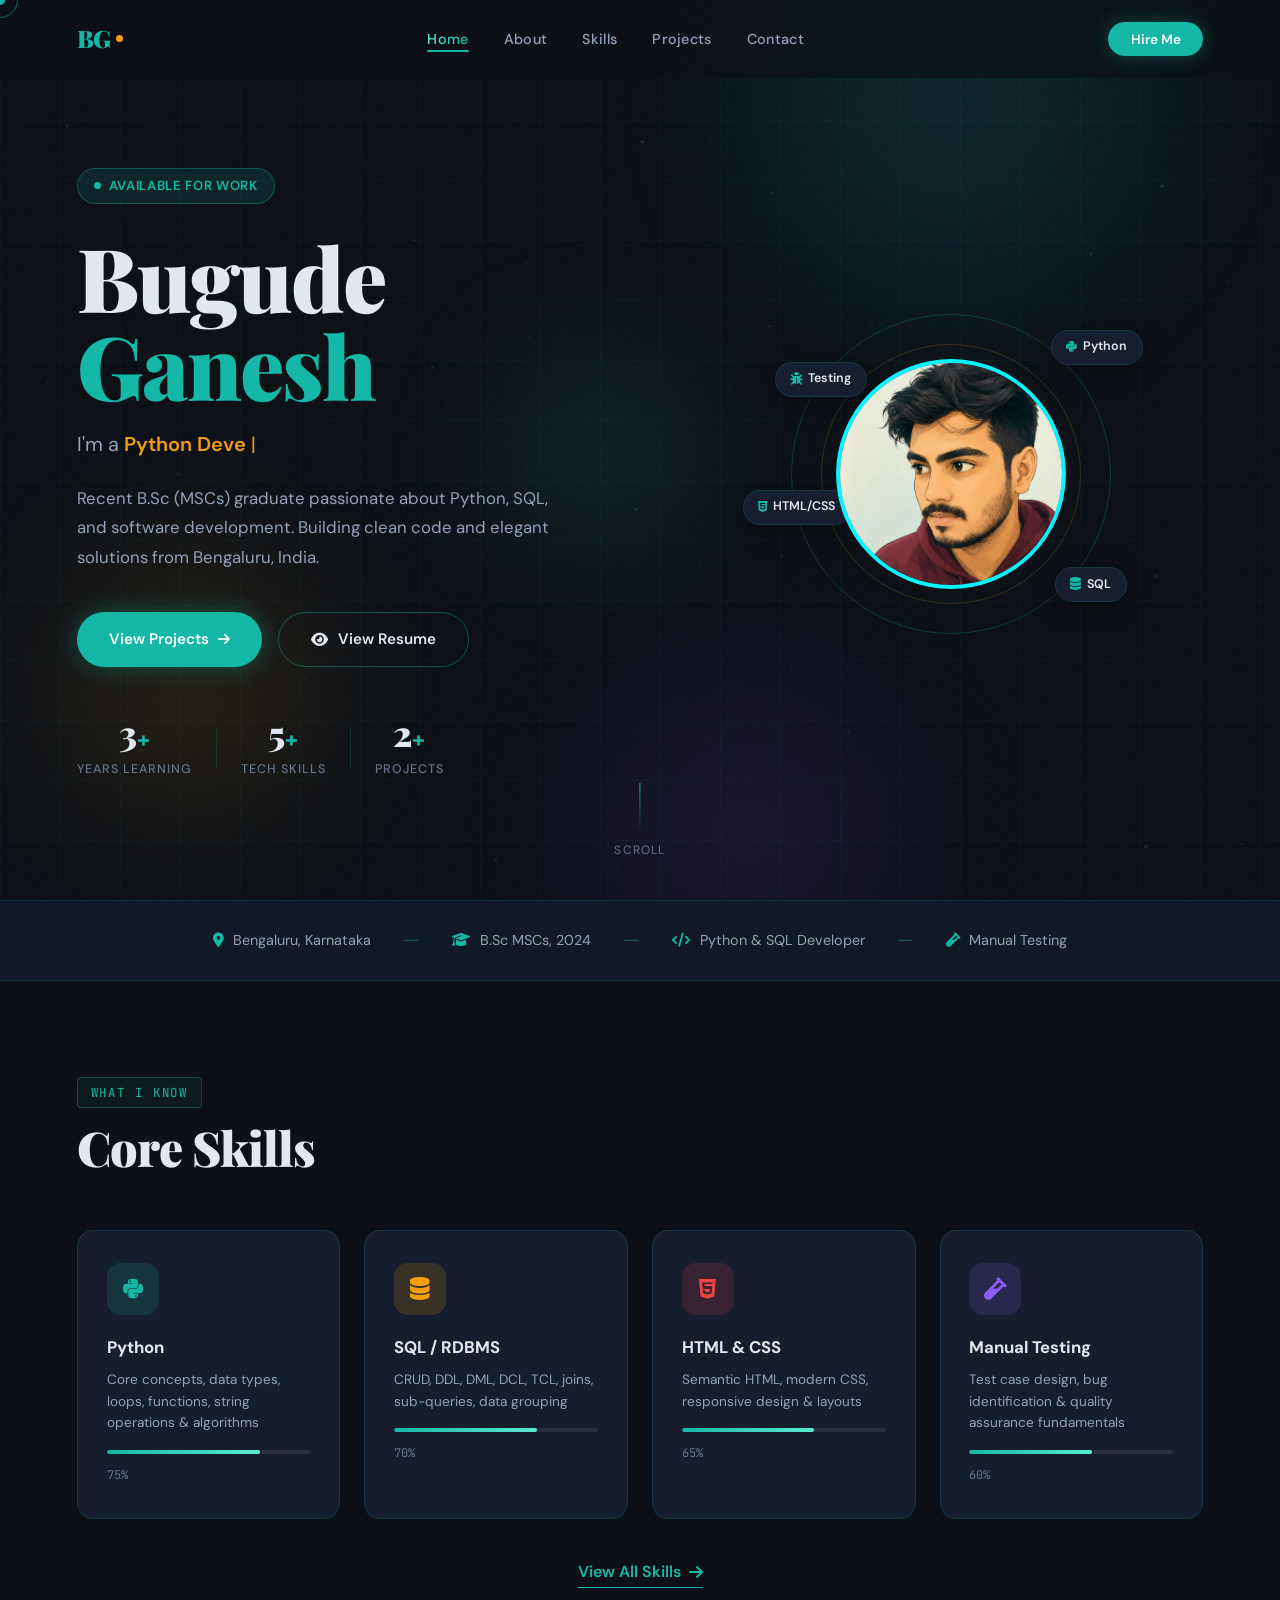
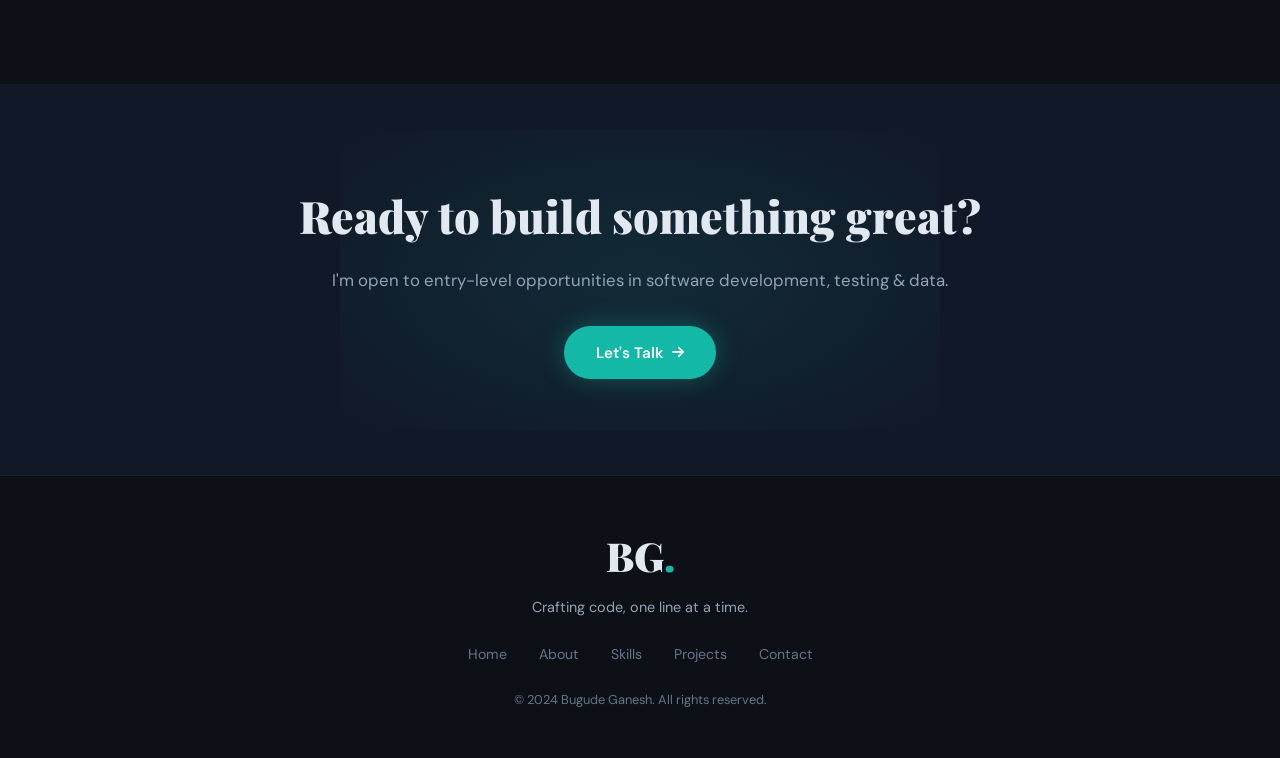
<file: index.html>
<!DOCTYPE html>
<html lang="en">

<head>
  <meta charset="UTF-8" />
  <meta name="viewport" content="width=device-width, initial-scale=1.0" />
  <title>Bugude Ganesh | Portfolio</title>
  <link rel="stylesheet" href="css/style.css" />
  <link rel="stylesheet" href="css/animations.css" />
  <link
    href="https://fonts.googleapis.com/css2?family=Playfair+Display:wght@400;700;900&family=DM+Sans:wght@300;400;500&family=JetBrains+Mono:wght@400;600&display=swap"
    rel="stylesheet" />
  <link rel="stylesheet" href="https://cdnjs.cloudflare.com/ajax/libs/font-awesome/6.5.0/css/all.min.css" />
</head>

<body>
  <!-- Loader -->
  <div class="loader" id="loader">
    <div class="loader-logo">BG</div>
    <div class="loader-bar-wrap">
      <div class="loader-bar"></div>
    </div>
  </div>

  <!-- Noise Overlay -->
  <div class="noise-overlay"></div>

  <!-- Cursor -->
  <div class="cursor" id="cursor"></div>
  <div class="cursor-follower" id="cursorFollower"></div>

  <!-- Navigation -->
  <nav class="navbar" id="navbar">
    <div class="nav-logo">
      <span class="logo-text">BG</span>
      <div class="logo-dot"></div>
    </div>
    <ul class="nav-links">
      <li><a href="index.html" class="nav-link active">Home</a></li>
      <li><a href="pages/about.html" class="nav-link">About</a></li>
      <li><a href="pages/skills.html" class="nav-link">Skills</a></li>
      <li><a href="pages/projects.html" class="nav-link">Projects</a></li>
      <li><a href="pages/contact.html" class="nav-link">Contact</a></li>
    </ul>
    <div class="nav-cta">
      <a href="pages/contact.html" class="btn-hire">Hire Me</a>
    </div>
    <button class="hamburger" id="hamburger">
      <span></span><span></span><span></span>
    </button>
  </nav>

  <!-- Mobile Menu -->
  <div class="mobile-menu" id="mobileMenu">
    <ul>
      <li><a href="index.html">Home</a></li>
      <li><a href="pages/about.html">About</a></li>
      <li><a href="pages/skills.html">Skills</a></li>
      <li><a href="pages/projects.html">Projects</a></li>
      <li><a href="pages/contact.html">Contact</a></li>
    </ul>
  </div>

  <!-- Hero Section -->
  <section class="hero">
    <div class="hero-bg-grid"></div>
    <div class="floating-shapes">
      <div class="shape shape-1"></div>
      <div class="shape shape-2"></div>
      <div class="shape shape-3"></div>
      <div class="shape shape-4"></div>
    </div>

    <div class="hero-content">
      <div class="hero-tag reveal-up">
        <span class="tag-dot"></span>
        Available for Work
      </div>
      <h1 class="hero-title reveal-up delay-1">
        <span class="title-line">Bugude</span>
        <span class="title-line accent">Ganesh</span>
      </h1>
      <div class="hero-roles reveal-up delay-2">
        <span class="role-static">I'm a </span>
        <span class="role-dynamic" id="roleTyper"></span>
        <span class="cursor-blink">|</span>
      </div>
      <p class="hero-desc reveal-up delay-3">
        Recent B.Sc (MSCs) graduate passionate about Python, SQL, and software development.
        Building clean code and elegant solutions from Bengaluru, India.
      </p>
      <div class="hero-actions reveal-up delay-4">
        <a href="pages/projects.html" class="btn-primary">
          <span>View Projects</span>
          <i class="fas fa-arrow-right"></i>
        </a>
        <a href="javascript:void(0)" class="btn-secondary" onclick="viewResume()">
          <i class="fas fa-eye"></i>
          <span>View Resume</span>
        </a>
      </div>
      <div class="hero-stats reveal-up delay-5">
        <div class="stat">
          <span class="stat-num" data-count="3">0</span><span class="stat-plus">+</span>
          <span class="stat-label">Years Learning</span>
        </div>
        <div class="stat-divider"></div>
        <div class="stat">
          <span class="stat-num" data-count="5">0</span><span class="stat-plus">+</span>
          <span class="stat-label">Tech Skills</span>
        </div>
        <div class="stat-divider"></div>
        <div class="stat">
          <span class="stat-num" data-count="2">0</span><span class="stat-plus">+</span>
          <span class="stat-label">Projects</span>
        </div>
      </div>
    </div>

    <div class="hero-visual reveal-right delay-2">
      <div class="avatar-container">
        <div class="avatar-ring ring-1"></div>
        <div class="avatar-ring ring-2"></div>
        <div class="avatar-ring ring-3"></div>
        <div class="avatar-box">
          <img src="profile.png" alt="Ganesh Profile" class="profile-img">
          <div class="avatar-glow"></div>
        </div>
        <!-- Floating tech badges -->
        <div class="tech-badge badge-python">
          <i class="fab fa-python"></i> Python
        </div>
        <div class="tech-badge badge-sql">
          <i class="fas fa-database"></i> SQL
        </div>
        <div class="tech-badge badge-html">
          <i class="fab fa-html5"></i> HTML/CSS
        </div>
        <div class="tech-badge badge-test">
          <i class="fas fa-bug"></i> Testing
        </div>
      </div>
    </div>

    <!-- Scroll indicator -->
    <div class="scroll-indicator">
      <div class="scroll-line"></div>
      <span>Scroll</span>
    </div>
  </section>

  <!-- Quick About Strip -->
  <section class="quick-about">
    <div class="qa-inner">
      <div class="qa-item reveal-up">
        <i class="fas fa-map-marker-alt"></i>
        <span>Bengaluru, Karnataka</span>
      </div>
      <div class="qa-sep">—</div>
      <div class="qa-item reveal-up delay-1">
        <i class="fas fa-graduation-cap"></i>
        <span>B.Sc MSCs, 2024</span>
      </div>
      <div class="qa-sep">—</div>
      <div class="qa-item reveal-up delay-2">
        <i class="fas fa-code"></i>
        <span>Python & SQL Developer</span>
      </div>
      <div class="qa-sep">—</div>
      <div class="qa-item reveal-up delay-3">
        <i class="fas fa-vial"></i>
        <span>Manual Testing</span>
      </div>
    </div>
  </section>

  <!-- Skills Preview -->
  <section class="skills-preview section-pad">
    <div class="container">
      <div class="section-header reveal-up">
        <span class="section-tag">What I Know</span>
        <h2 class="section-title">Core Skills</h2>
      </div>
      <div class="skills-grid">
        <div class="skill-card reveal-up delay-1" onclick="window.location='pages/skills.html'">
          <div class="skill-icon-wrap python">
            <i class="fab fa-python"></i>
          </div>
          <h3>Python</h3>
          <p>Core concepts, data types, loops, functions, string operations & algorithms</p>
          <div class="skill-bar-wrap">
            <div class="skill-bar" data-width="75"></div>
          </div>
          <span class="skill-pct">75%</span>
        </div>
        <div class="skill-card reveal-up delay-2" onclick="window.location='pages/skills.html'">
          <div class="skill-icon-wrap sql">
            <i class="fas fa-database"></i>
          </div>
          <h3>SQL / RDBMS</h3>
          <p>CRUD, DDL, DML, DCL, TCL, joins, sub-queries, data grouping</p>
          <div class="skill-bar-wrap">
            <div class="skill-bar" data-width="70"></div>
          </div>
          <span class="skill-pct">70%</span>
        </div>
        <div class="skill-card reveal-up delay-3" onclick="window.location='pages/skills.html'">
          <div class="skill-icon-wrap web">
            <i class="fab fa-html5"></i>
          </div>
          <h3>HTML & CSS</h3>
          <p>Semantic HTML, modern CSS, responsive design & layouts</p>
          <div class="skill-bar-wrap">
            <div class="skill-bar" data-width="65"></div>
          </div>
          <span class="skill-pct">65%</span>
        </div>
        <div class="skill-card reveal-up delay-4" onclick="window.location='pages/skills.html'">
          <div class="skill-icon-wrap test">
            <i class="fas fa-vial"></i>
          </div>
          <h3>Manual Testing</h3>
          <p>Test case design, bug identification & quality assurance fundamentals</p>
          <div class="skill-bar-wrap">
            <div class="skill-bar" data-width="60"></div>
          </div>
          <span class="skill-pct">60%</span>
        </div>
      </div>
      <div class="section-cta reveal-up">
        <a href="pages/skills.html" class="btn-outline">View All Skills <i class="fas fa-arrow-right"></i></a>
      </div>
    </div>
  </section>

  <!-- CTA Banner -->
  <section class="cta-banner">
    <div class="cta-content reveal-up">
      <h2>Ready to build something great?</h2>
      <p>I'm open to entry-level opportunities in software development, testing & data.</p>
      <a href="pages/contact.html" class="btn-primary">
        <span>Let's Talk</span>
        <i class="fas fa-arrow-right"></i>
      </a>
    </div>
    <div class="cta-blob"></div>
  </section>

  <!-- Footer -->
  <footer class="footer">
    <div class="footer-inner">
      <div class="footer-logo">BG<span class="dot-teal">.</span></div>
      <p class="footer-tagline">Crafting code, one line at a time.</p>
      <div class="footer-links">
        <a href="index.html">Home</a>
        <a href="pages/about.html">About</a>
        <a href="pages/skills.html">Skills</a>
        <a href="pages/projects.html">Projects</a>
        <a href="pages/contact.html">Contact</a>
      </div>
      <p class="footer-copy">© 2024 Bugude Ganesh. All rights reserved.</p>
    </div>
  </footer>

  <script src="js/main.js"></script>
  <script src="js/animations.js"></script>
</body>

</html>
</file>
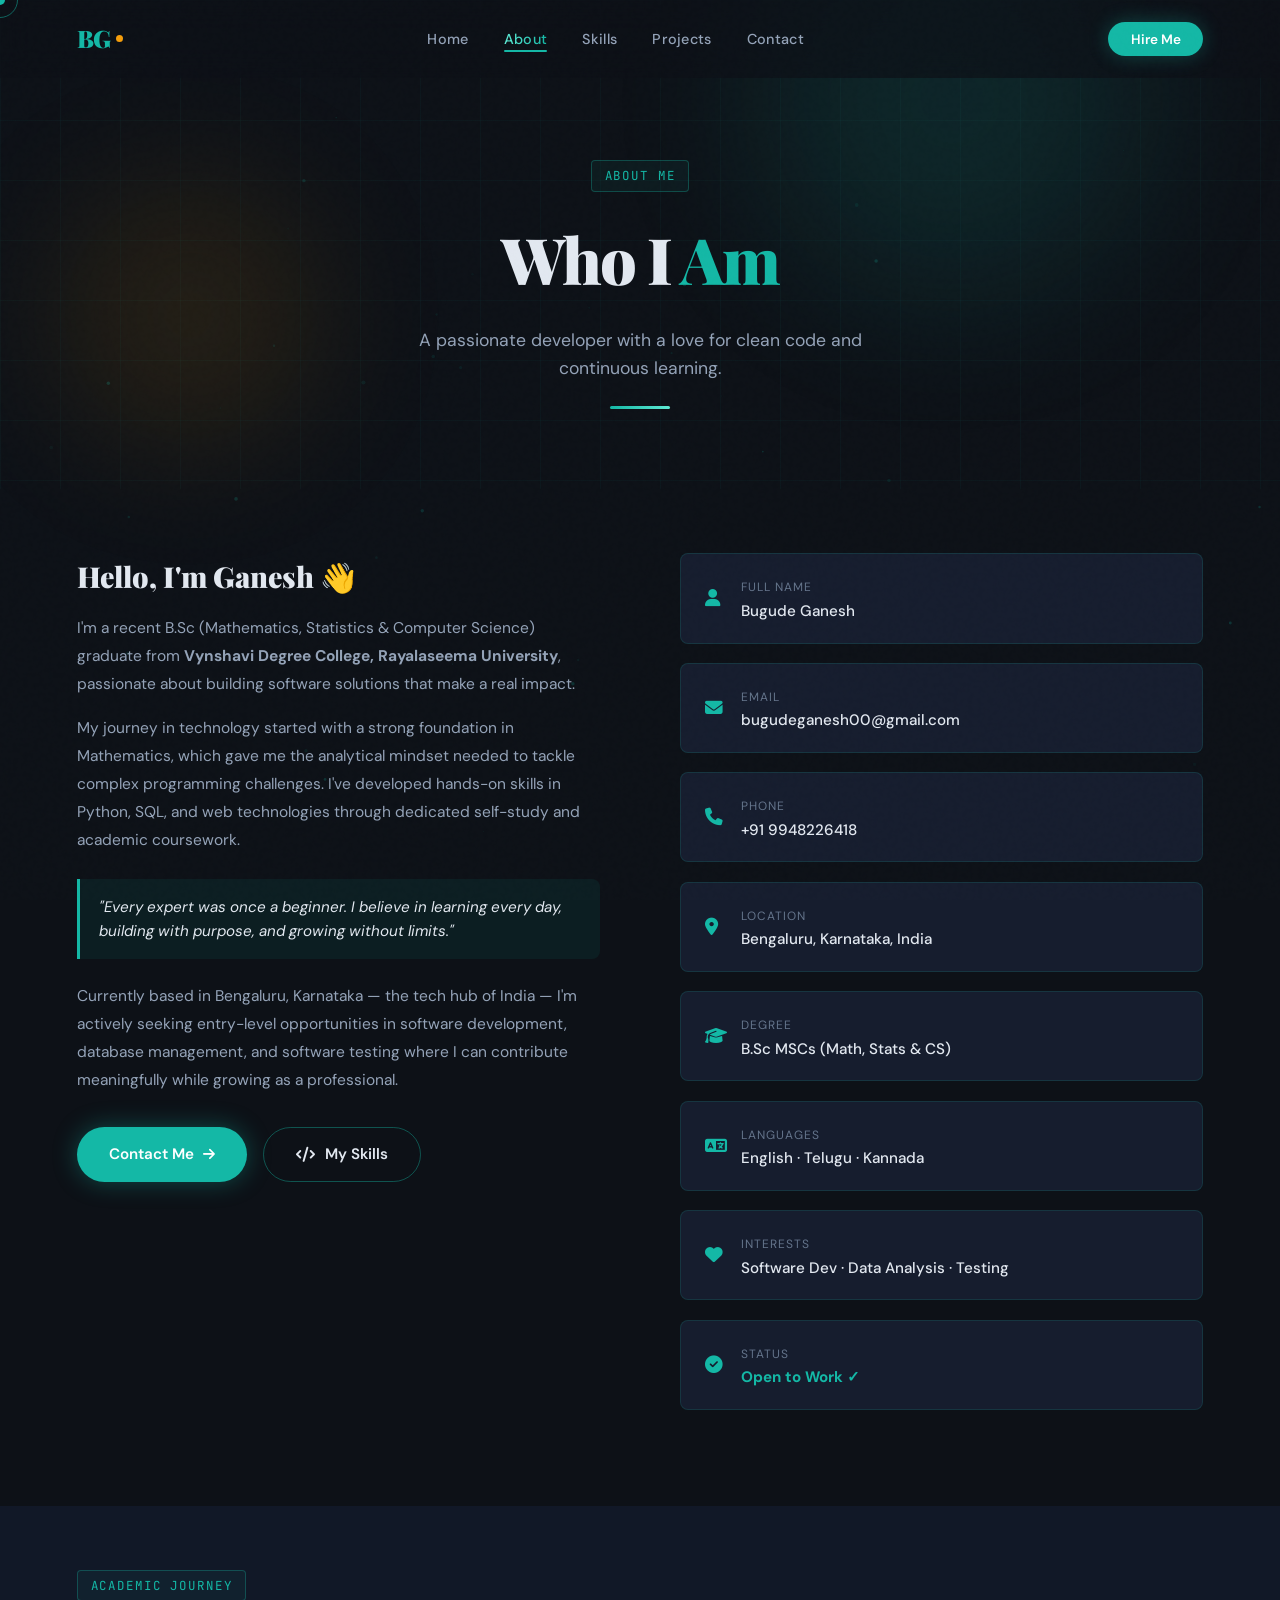
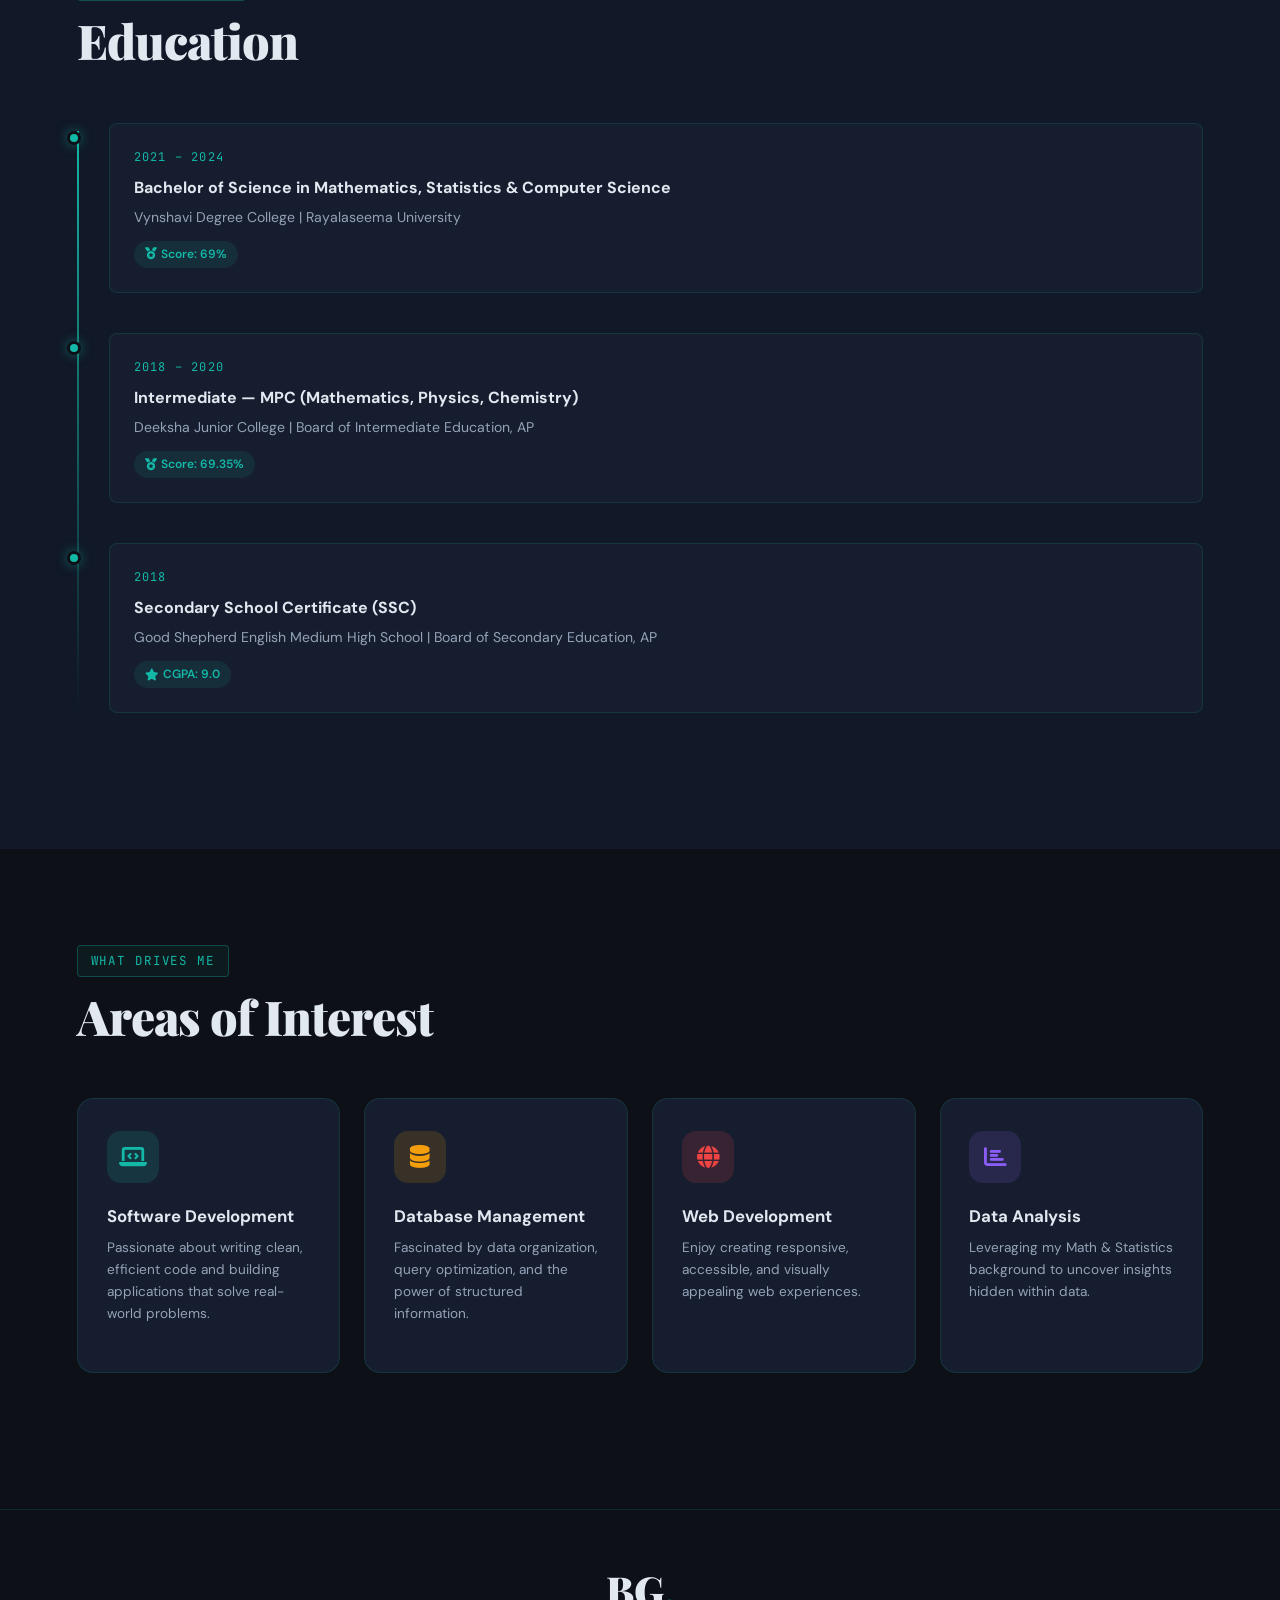
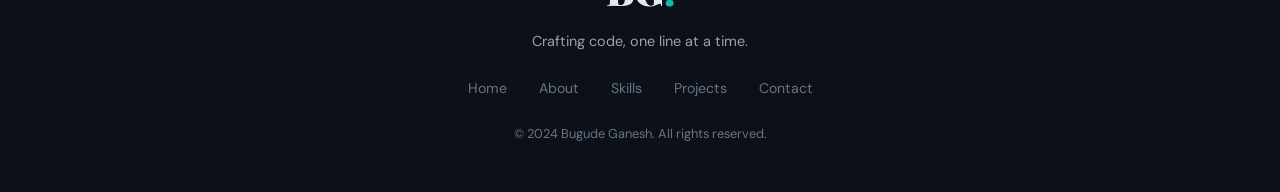
<file: pages/about.html>
<!DOCTYPE html>
<html lang="en">
<head>
  <meta charset="UTF-8"/>
  <meta name="viewport" content="width=device-width, initial-scale=1.0"/>
  <title>About | Bugude Ganesh</title>
  <link rel="stylesheet" href="../css/style.css"/>
  <link rel="stylesheet" href="../css/animations.css"/>
  <link href="https://fonts.googleapis.com/css2?family=Playfair+Display:wght@400;700;900&family=DM+Sans:wght@300;400;500&family=JetBrains+Mono:wght@400;600&display=swap" rel="stylesheet"/>
  <link rel="stylesheet" href="https://cdnjs.cloudflare.com/ajax/libs/font-awesome/6.5.0/css/all.min.css"/>
</head>
<body>
  <div class="noise-overlay"></div>
  <div class="cursor" id="cursor"></div>
  <div class="cursor-follower" id="cursorFollower"></div>

  <!-- Loader -->
  <div class="loader" id="loader">
    <div class="loader-logo">BG</div>
    <div class="loader-bar-wrap"><div class="loader-bar"></div></div>
  </div>

  <!-- Navbar -->
  <nav class="navbar" id="navbar">
    <div class="nav-logo" onclick="window.location='../index.html'">
      <span class="logo-text">BG</span><div class="logo-dot"></div>
    </div>
    <ul class="nav-links">
      <li><a href="../index.html" class="nav-link">Home</a></li>
      <li><a href="about.html" class="nav-link active">About</a></li>
      <li><a href="skills.html" class="nav-link">Skills</a></li>
      <li><a href="projects.html" class="nav-link">Projects</a></li>
      <li><a href="contact.html" class="nav-link">Contact</a></li>
    </ul>
    <div class="nav-cta"><a href="contact.html" class="btn-hire">Hire Me</a></div>
    <button class="hamburger" id="hamburger"><span></span><span></span><span></span></button>
  </nav>
  <div class="mobile-menu" id="mobileMenu">
    <ul>
      <li><a href="../index.html">Home</a></li>
      <li><a href="about.html">About</a></li>
      <li><a href="skills.html">Skills</a></li>
      <li><a href="projects.html">Projects</a></li>
      <li><a href="contact.html">Contact</a></li>
    </ul>
  </div>

  <!-- Page Hero -->
  <section class="page-hero">
    <div class="hero-bg-grid"></div>
    <div class="floating-shapes">
      <div class="shape shape-1"></div>
      <div class="shape shape-2"></div>
    </div>
    <span class="section-tag page-hero-tag reveal-up">About Me</span>
    <h1 class="reveal-up delay-1">Who I <span style="color:var(--teal)">Am</span></h1>
    <p class="reveal-up delay-2">A passionate developer with a love for clean code and continuous learning.</p>
    <div class="page-divider reveal-up delay-3"></div>
  </section>

  <!-- About Content -->
  <section class="about-section">
    <div class="container">
      <div class="about-grid">
        <div class="about-text reveal-left">
          <h2>Hello, I'm Ganesh 👋</h2>
          <p>I'm a recent B.Sc (Mathematics, Statistics & Computer Science) graduate from <strong>Vynshavi Degree College, Rayalaseema University</strong>, passionate about building software solutions that make a real impact.</p>
          <p>My journey in technology started with a strong foundation in Mathematics, which gave me the analytical mindset needed to tackle complex programming challenges. I've developed hands-on skills in Python, SQL, and web technologies through dedicated self-study and academic coursework.</p>
          <div class="about-highlight">
            "Every expert was once a beginner. I believe in learning every day, building with purpose, and growing without limits."
          </div>
          <p>Currently based in Bengaluru, Karnataka — the tech hub of India — I'm actively seeking entry-level opportunities in software development, database management, and software testing where I can contribute meaningfully while growing as a professional.</p>
          <div style="display:flex;gap:1rem;margin-top:2rem;flex-wrap:wrap;">
            <a href="contact.html" class="btn-primary"><span>Contact Me</span><i class="fas fa-arrow-right"></i></a>
            <a href="skills.html" class="btn-secondary"><i class="fas fa-code"></i><span>My Skills</span></a>
          </div>
        </div>
        <div class="about-details reveal-right">
          <div class="detail-card">
            <div class="detail-icon"><i class="fas fa-user"></i></div>
            <div class="detail-info">
              <label>Full Name</label>
              <p>Bugude Ganesh</p>
            </div>
          </div>
          <div class="detail-card">
            <div class="detail-icon"><i class="fas fa-envelope"></i></div>
            <div class="detail-info">
              <label>Email</label>
              <p>bugudeganesh00@gmail.com</p>
            </div>
          </div>
          <div class="detail-card">
            <div class="detail-icon"><i class="fas fa-phone"></i></div>
            <div class="detail-info">
              <label>Phone</label>
              <p>+91 9948226418</p>
            </div>
          </div>
          <div class="detail-card">
            <div class="detail-icon"><i class="fas fa-map-marker-alt"></i></div>
            <div class="detail-info">
              <label>Location</label>
              <p>Bengaluru, Karnataka, India</p>
            </div>
          </div>
          <div class="detail-card">
            <div class="detail-icon"><i class="fas fa-graduation-cap"></i></div>
            <div class="detail-info">
              <label>Degree</label>
              <p>B.Sc MSCs (Math, Stats & CS)</p>
            </div>
          </div>
          <div class="detail-card">
            <div class="detail-icon"><i class="fas fa-language"></i></div>
            <div class="detail-info">
              <label>Languages</label>
              <p>English · Telugu · Kannada</p>
            </div>
          </div>
          <div class="detail-card">
            <div class="detail-icon"><i class="fas fa-heart"></i></div>
            <div class="detail-info">
              <label>Interests</label>
              <p>Software Dev · Data Analysis · Testing</p>
            </div>
          </div>
          <div class="detail-card">
            <div class="detail-icon"><i class="fas fa-check-circle"></i></div>
            <div class="detail-info">
              <label>Status</label>
              <p style="color:var(--teal);font-weight:700;">Open to Work ✓</p>
            </div>
          </div>
        </div>
      </div>
    </div>
  </section>

  <!-- Education Timeline -->
  <section class="education-section" style="background:var(--bg-secondary);padding-top:4rem;">
    <div class="container">
      <div class="section-header reveal-up">
        <span class="section-tag">Academic Journey</span>
        <h2 class="section-title">Education</h2>
      </div>
      <div class="timeline">
        <div class="timeline-item reveal-up delay-1">
          <div class="timeline-dot"></div>
          <div class="timeline-card">
            <span class="timeline-year">2021 – 2024</span>
            <h3>Bachelor of Science in Mathematics, Statistics & Computer Science</h3>
            <p>Vynshavi Degree College | Rayalaseema University</p>
            <span class="timeline-badge"><i class="fas fa-medal"></i> Score: 69%</span>
          </div>
        </div>
        <div class="timeline-item reveal-up delay-2">
          <div class="timeline-dot"></div>
          <div class="timeline-card">
            <span class="timeline-year">2018 – 2020</span>
            <h3>Intermediate — MPC (Mathematics, Physics, Chemistry)</h3>
            <p>Deeksha Junior College | Board of Intermediate Education, AP</p>
            <span class="timeline-badge"><i class="fas fa-medal"></i> Score: 69.35%</span>
          </div>
        </div>
        <div class="timeline-item reveal-up delay-3">
          <div class="timeline-dot"></div>
          <div class="timeline-card">
            <span class="timeline-year">2018</span>
            <h3>Secondary School Certificate (SSC)</h3>
            <p>Good Shepherd English Medium High School | Board of Secondary Education, AP</p>
            <span class="timeline-badge"><i class="fas fa-star"></i> CGPA: 9.0</span>
          </div>
        </div>
      </div>
    </div>
  </section>

  <!-- Interests -->
  <section class="section-pad" style="background:var(--bg-primary);">
    <div class="container">
      <div class="section-header reveal-up">
        <span class="section-tag">What Drives Me</span>
        <h2 class="section-title">Areas of Interest</h2>
      </div>
      <div class="skills-grid">
        <div class="skill-card reveal-up delay-1">
          <div class="skill-icon-wrap python"><i class="fas fa-laptop-code"></i></div>
          <h3>Software Development</h3>
          <p>Passionate about writing clean, efficient code and building applications that solve real-world problems.</p>
        </div>
        <div class="skill-card reveal-up delay-2">
          <div class="skill-icon-wrap sql"><i class="fas fa-database"></i></div>
          <h3>Database Management</h3>
          <p>Fascinated by data organization, query optimization, and the power of structured information.</p>
        </div>
        <div class="skill-card reveal-up delay-3">
          <div class="skill-icon-wrap web"><i class="fas fa-globe"></i></div>
          <h3>Web Development</h3>
          <p>Enjoy creating responsive, accessible, and visually appealing web experiences.</p>
        </div>
        <div class="skill-card reveal-up delay-4">
          <div class="skill-icon-wrap test"><i class="fas fa-chart-bar"></i></div>
          <h3>Data Analysis</h3>
          <p>Leveraging my Math & Statistics background to uncover insights hidden within data.</p>
        </div>
      </div>
    </div>
  </section>

  <!-- Footer -->
  <footer class="footer">
    <div class="footer-inner">
      <div class="footer-logo">BG<span class="dot-teal">.</span></div>
      <p class="footer-tagline">Crafting code, one line at a time.</p>
      <div class="footer-links">
        <a href="../index.html">Home</a>
        <a href="about.html">About</a>
        <a href="skills.html">Skills</a>
        <a href="projects.html">Projects</a>
        <a href="contact.html">Contact</a>
      </div>
      <p class="footer-copy">© 2024 Bugude Ganesh. All rights reserved.</p>
    </div>
  </footer>

  <script src="../js/main.js"></script>
  <script src="../js/animations.js"></script>
</body>
</html>
</file>
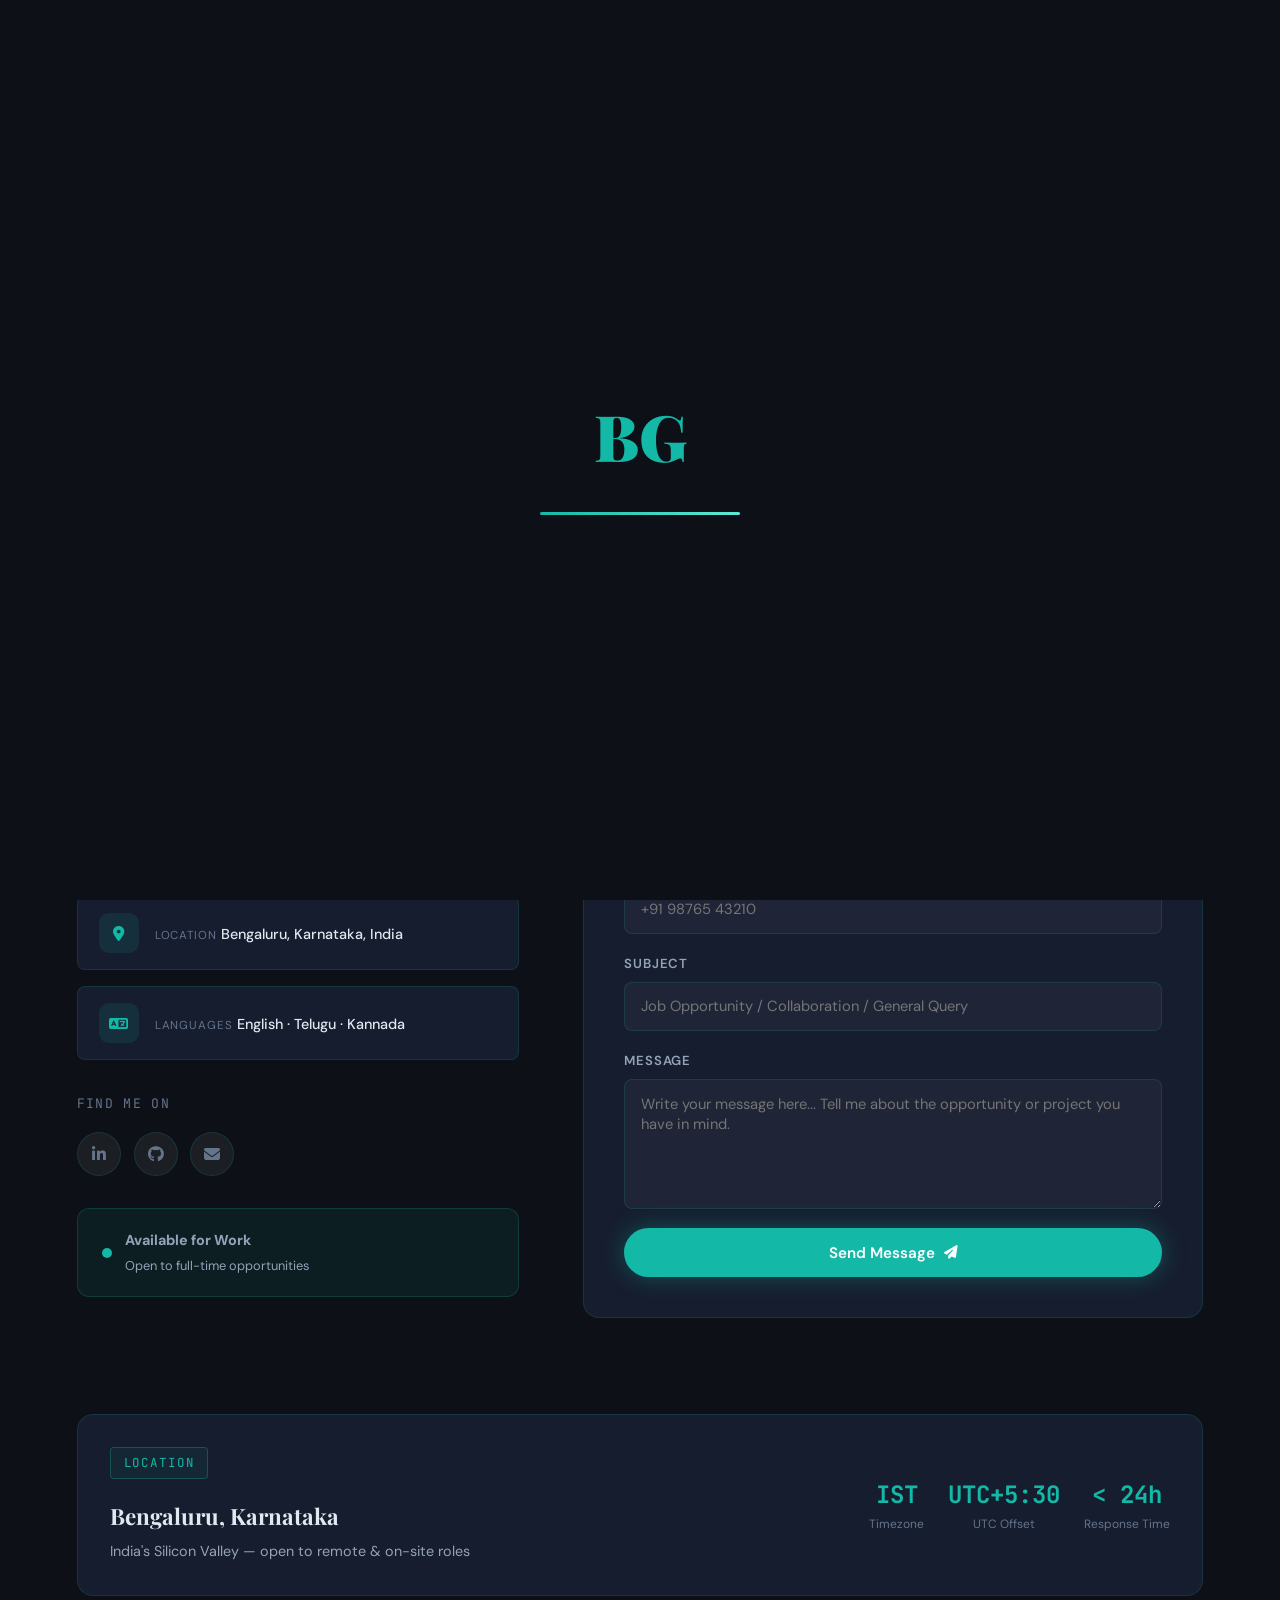
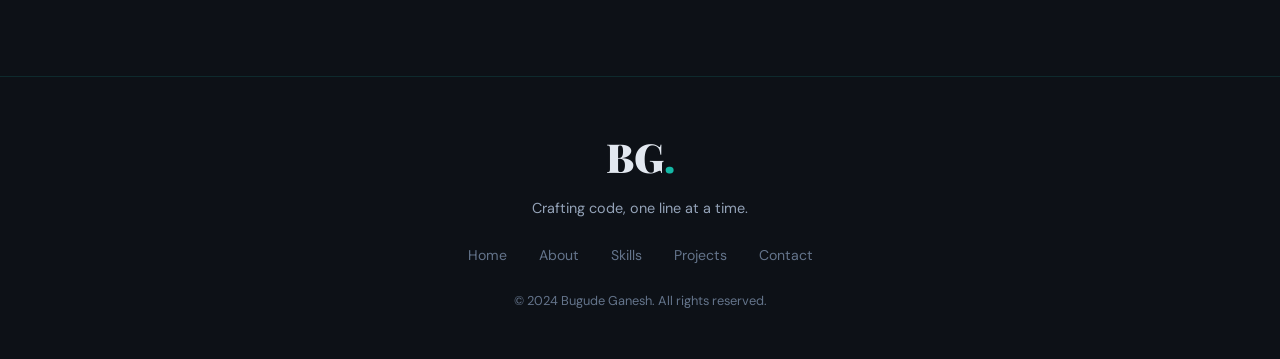
<file: pages/contact.html>
<!DOCTYPE html>
<html lang="en">
<head>
  <meta charset="UTF-8"/>
  <meta name="viewport" content="width=device-width, initial-scale=1.0"/>
  <title>Contact | Bugude Ganesh</title>
  <link rel="stylesheet" href="../css/style.css"/>
  <link rel="stylesheet" href="../css/animations.css"/>
  <link href="https://fonts.googleapis.com/css2?family=Playfair+Display:wght@400;700;900&family=DM+Sans:wght@300;400;500&family=JetBrains+Mono:wght@400;600&display=swap" rel="stylesheet"/>
  <link rel="stylesheet" href="https://cdnjs.cloudflare.com/ajax/libs/font-awesome/6.5.0/css/all.min.css"/>
</head>
<body>
  <div class="noise-overlay"></div>
  <div class="cursor" id="cursor"></div>
  <div class="cursor-follower" id="cursorFollower"></div>
  <div class="loader" id="loader">
    <div class="loader-logo">BG</div>
    <div class="loader-bar-wrap"><div class="loader-bar"></div></div>
  </div>

  <nav class="navbar" id="navbar">
    <div class="nav-logo" onclick="window.location='../index.html'">
      <span class="logo-text">BG</span><div class="logo-dot"></div>
    </div>
    <ul class="nav-links">
      <li><a href="../index.html" class="nav-link">Home</a></li>
      <li><a href="about.html" class="nav-link">About</a></li>
      <li><a href="skills.html" class="nav-link">Skills</a></li>
      <li><a href="projects.html" class="nav-link">Projects</a></li>
      <li><a href="contact.html" class="nav-link active">Contact</a></li>
    </ul>
    <div class="nav-cta"><a href="contact.html" class="btn-hire">Hire Me</a></div>
    <button class="hamburger" id="hamburger"><span></span><span></span><span></span></button>
  </nav>
  <div class="mobile-menu" id="mobileMenu">
    <ul>
      <li><a href="../index.html">Home</a></li>
      <li><a href="about.html">About</a></li>
      <li><a href="skills.html">Skills</a></li>
      <li><a href="projects.html">Projects</a></li>
      <li><a href="contact.html">Contact</a></li>
    </ul>
  </div>

  <section class="page-hero">
    <div class="hero-bg-grid"></div>
    <div class="floating-shapes"><div class="shape shape-1"></div><div class="shape shape-2"></div></div>
    <span class="section-tag page-hero-tag reveal-up">Get In Touch</span>
    <h1 class="reveal-up delay-1">Let's <span style="color:var(--teal)">Connect</span></h1>
    <p class="reveal-up delay-2">Whether it's a job opportunity, collaboration, or just a hello — I'd love to hear from you.</p>
    <div class="page-divider reveal-up delay-3"></div>
  </section>

  <section class="contact-section">
    <div class="container">
      <div class="contact-grid">

        <!-- Left: Info -->
        <div class="contact-info reveal-left">
          <h2>Say Hello 👋</h2>
          <p>I'm currently open to entry-level positions in software development, database management, and software testing. Feel free to reach out for any opportunities or just to connect!</p>

          <div class="contact-items">
            <div class="contact-item">
              <div class="contact-item-icon"><i class="fas fa-envelope"></i></div>
              <div>
                <label>Email</label>
                <a href="mailto:bugudeganesh00@gmail.com">bugudeganesh00@gmail.com</a>
              </div>
            </div>
            <div class="contact-item">
              <div class="contact-item-icon"><i class="fas fa-phone"></i></div>
              <div>
                <label>Phone</label>
                <a href="tel:+919948226418">+91 9948226418</a>
              </div>
            </div>
            <div class="contact-item">
              <div class="contact-item-icon"><i class="fas fa-map-marker-alt"></i></div>
              <div>
                <label>Location</label>
                <span>Bengaluru, Karnataka, India</span>
              </div>
            </div>
            <div class="contact-item">
              <div class="contact-item-icon"><i class="fas fa-language"></i></div>
              <div>
                <label>Languages</label>
                <span>English · Telugu · Kannada</span>
              </div>
            </div>
          </div>

          <!-- Social Links -->
          <div style="margin-top:2rem;">
            <p style="font-size:0.82rem;color:var(--text-muted);text-transform:uppercase;letter-spacing:0.1em;margin-bottom:1rem;font-family:var(--font-mono);">Find me on</p>
            <div style="display:flex;gap:0.8rem;">
              <a href="#" class="project-link" title="LinkedIn" style="width:44px;height:44px;font-size:1rem;">
                <i class="fab fa-linkedin-in"></i>
              </a>
              <a href="#" class="project-link" title="GitHub" style="width:44px;height:44px;font-size:1rem;">
                <i class="fab fa-github"></i>
              </a>
              <a href="mailto:bugudeganesh00@gmail.com" class="project-link" title="Email" style="width:44px;height:44px;font-size:1rem;">
                <i class="fas fa-envelope"></i>
              </a>
            </div>
          </div>

          <!-- Availability -->
          <div style="margin-top:2rem;background:rgba(20,184,166,0.08);border:1px solid rgba(20,184,166,0.2);border-radius:12px;padding:1.2rem 1.5rem;display:flex;align-items:center;gap:0.8rem;">
            <div style="width:10px;height:10px;border-radius:50%;background:var(--teal);animation:pulseDot 1.5s infinite;flex-shrink:0;"></div>
            <div>
              <p style="font-weight:700;font-size:0.9rem;margin:0;">Available for Work</p>
              <p style="color:var(--text-secondary);font-size:0.8rem;margin:0;">Open to full-time opportunities</p>
            </div>
          </div>
        </div>

        <!-- Right: Form -->
        <div class="contact-form reveal-right">
          <h3 style="font-family:var(--font-display);font-size:1.4rem;font-weight:900;margin-bottom:0.5rem;">Send a Message</h3>
          <p style="color:var(--text-secondary);font-size:0.88rem;margin-bottom:2rem;">I'll get back to you within 24 hours.</p>

          <form id="contactForm">
            <div class="form-row">
              <div class="form-group">
                <label>First Name</label>
                <input type="text" placeholder="John" required/>
              </div>
              <div class="form-group">
                <label>Last Name</label>
                <input type="text" placeholder="Doe" required/>
              </div>
            </div>
            <div class="form-group">
              <label>Email Address</label>
              <input type="email" placeholder="john@example.com" required/>
            </div>
            <div class="form-group">
              <label>Phone (Optional)</label>
              <input type="tel" placeholder="+91 98765 43210"/>
            </div>
            <div class="form-group">
              <label>Subject</label>
              <input type="text" placeholder="Job Opportunity / Collaboration / General Query" required/>
            </div>
            <div class="form-group">
              <label>Message</label>
              <textarea placeholder="Write your message here... Tell me about the opportunity or project you have in mind." required></textarea>
            </div>
            <button type="submit" class="btn-primary form-submit">
              <span>Send Message</span>
              <i class="fas fa-paper-plane"></i>
            </button>
            <div class="success-msg" id="successMsg">
              <i class="fas fa-check-circle"></i> Message sent successfully! I'll get back to you soon.
            </div>
          </form>
        </div>

      </div>
    </div>
  </section>

  <!-- Map / Location Strip -->
  <section style="padding:0 6% 5rem;background:var(--bg-primary);">
    <div class="container">
      <div style="background:var(--bg-card);border:1px solid var(--border);border-radius:var(--radius);padding:2rem;display:flex;align-items:center;gap:2rem;flex-wrap:wrap;" class="reveal-up">
        <div style="flex:1;min-width:200px;">
          <span class="section-tag">Location</span>
          <h3 style="font-family:var(--font-display);font-size:1.4rem;margin:0.5rem 0 0.3rem;">Bengaluru, Karnataka</h3>
          <p style="color:var(--text-secondary);font-size:0.9rem;">India's Silicon Valley — open to remote & on-site roles</p>
        </div>
        <div style="display:flex;gap:1.5rem;flex-wrap:wrap;">
          <div style="text-align:center;">
            <div style="font-family:var(--font-mono);font-size:1.5rem;font-weight:700;color:var(--teal);">IST</div>
            <div style="font-size:0.75rem;color:var(--text-muted);">Timezone</div>
          </div>
          <div style="text-align:center;">
            <div style="font-family:var(--font-mono);font-size:1.5rem;font-weight:700;color:var(--teal);">UTC+5:30</div>
            <div style="font-size:0.75rem;color:var(--text-muted);">UTC Offset</div>
          </div>
          <div style="text-align:center;">
            <div style="font-family:var(--font-mono);font-size:1.5rem;font-weight:700;color:var(--teal);">&lt; 24h</div>
            <div style="font-size:0.75rem;color:var(--text-muted);">Response Time</div>
          </div>
        </div>
      </div>
    </div>
  </section>

  <footer class="footer">
    <div class="footer-inner">
      <div class="footer-logo">BG<span class="dot-teal">.</span></div>
      <p class="footer-tagline">Crafting code, one line at a time.</p>
      <div class="footer-links">
        <a href="../index.html">Home</a>
        <a href="about.html">About</a>
        <a href="skills.html">Skills</a>
        <a href="projects.html">Projects</a>
        <a href="contact.html">Contact</a>
      </div>
      <p class="footer-copy">© 2024 Bugude Ganesh. All rights reserved.</p>
    </div>
  </footer>

  <script src="../js/main.js"></script>
  <script src="../js/animations.js"></script>
</body>
</html>
</file>
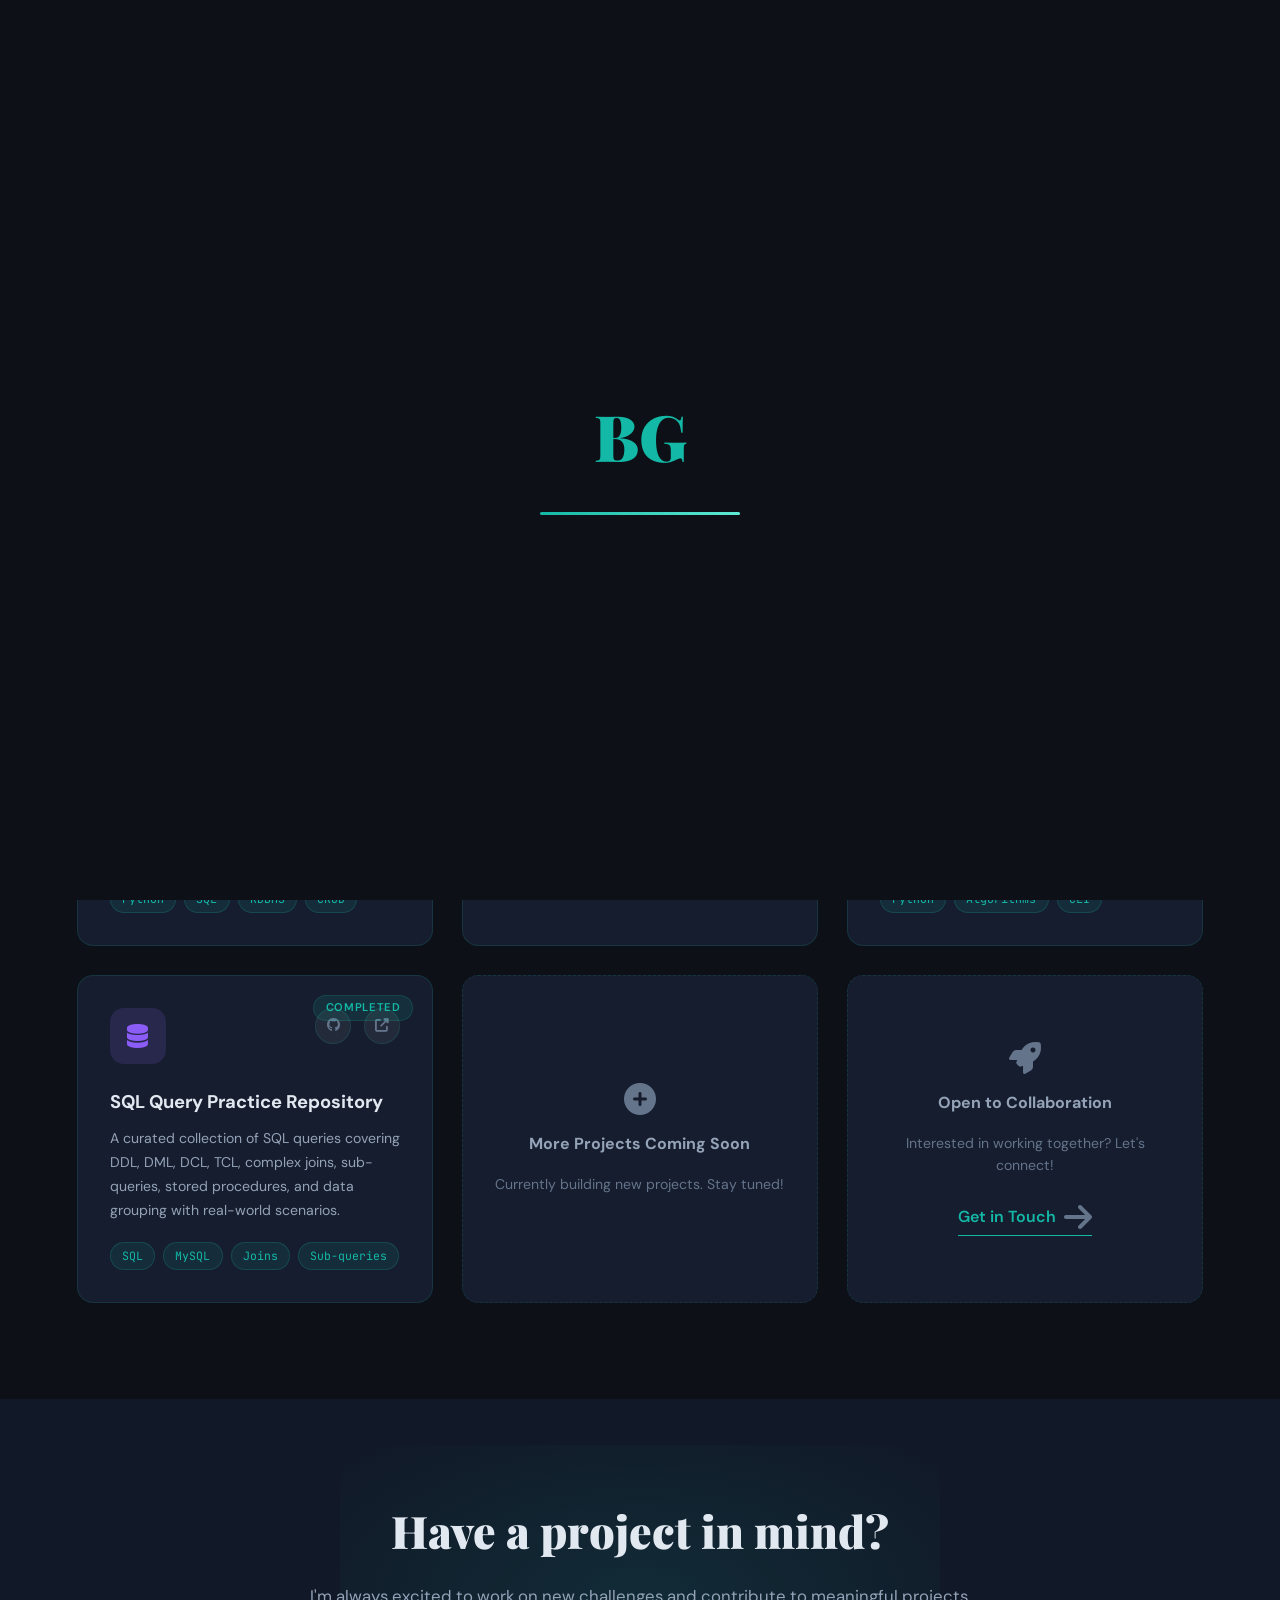
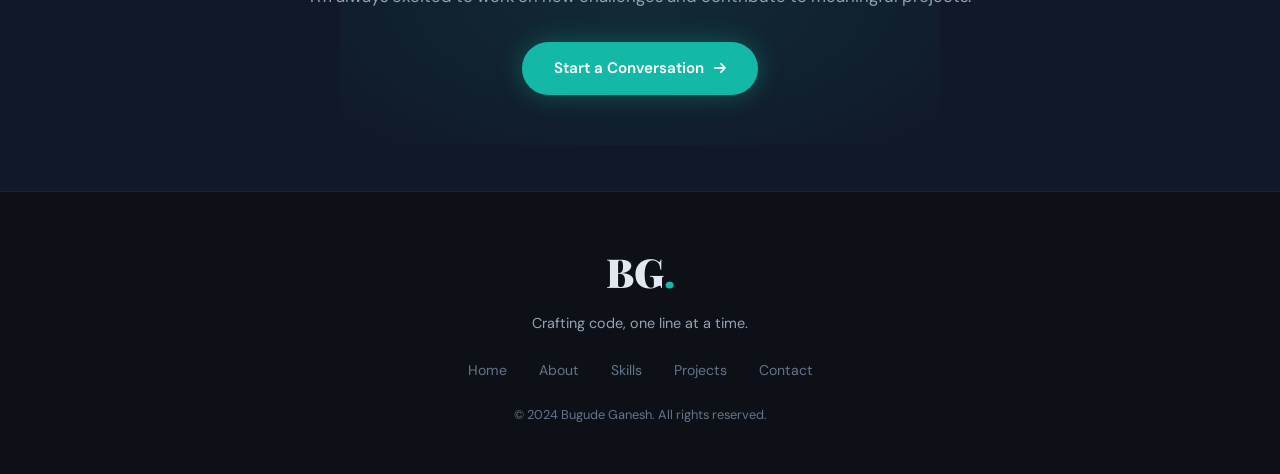
<file: pages/projects.html>
<!DOCTYPE html>
<html lang="en">
<head>
  <meta charset="UTF-8"/>
  <meta name="viewport" content="width=device-width, initial-scale=1.0"/>
  <title>Projects | Bugude Ganesh</title>
  <link rel="stylesheet" href="../css/style.css"/>
  <link rel="stylesheet" href="../css/animations.css"/>
  <link href="https://fonts.googleapis.com/css2?family=Playfair+Display:wght@400;700;900&family=DM+Sans:wght@300;400;500&family=JetBrains+Mono:wght@400;600&display=swap" rel="stylesheet"/>
  <link rel="stylesheet" href="https://cdnjs.cloudflare.com/ajax/libs/font-awesome/6.5.0/css/all.min.css"/>
  <style>
    .filter-bar {
      display: flex; gap: 0.8rem; flex-wrap: wrap;
      margin-bottom: 2.5rem;
    }
    .filter-btn {
      padding: 0.45rem 1.2rem;
      border: 1px solid var(--border);
      background: var(--bg-card); color: var(--text-secondary);
      border-radius: 50px; font-size: 0.85rem; font-weight: 500;
      cursor: pointer; transition: var(--transition);
    }
    .filter-btn.active, .filter-btn:hover {
      background: var(--teal); color: #fff;
      border-color: var(--teal);
    }
    .coming-soon-card {
      background: var(--bg-card);
      border: 1px dashed var(--border);
      border-radius: var(--radius);
      padding: 3rem 2rem;
      text-align: center;
      display: flex; flex-direction: column;
      align-items: center; justify-content: center;
      gap: 1rem; min-height: 220px;
    }
    .coming-soon-card i { font-size: 2rem; color: var(--text-muted); }
    .coming-soon-card p { color: var(--text-muted); font-size: 0.88rem; }
    .coming-soon-card h3 { font-size: 1rem; color: var(--text-secondary); }
  </style>
</head>
<body>
  <div class="noise-overlay"></div>
  <div class="cursor" id="cursor"></div>
  <div class="cursor-follower" id="cursorFollower"></div>
  <div class="loader" id="loader">
    <div class="loader-logo">BG</div>
    <div class="loader-bar-wrap"><div class="loader-bar"></div></div>
  </div>

  <nav class="navbar" id="navbar">
    <div class="nav-logo" onclick="window.location='../index.html'">
      <span class="logo-text">BG</span><div class="logo-dot"></div>
    </div>
    <ul class="nav-links">
      <li><a href="../index.html" class="nav-link">Home</a></li>
      <li><a href="about.html" class="nav-link">About</a></li>
      <li><a href="skills.html" class="nav-link">Skills</a></li>
      <li><a href="projects.html" class="nav-link active">Projects</a></li>
      <li><a href="contact.html" class="nav-link">Contact</a></li>
    </ul>
    <div class="nav-cta"><a href="contact.html" class="btn-hire">Hire Me</a></div>
    <button class="hamburger" id="hamburger"><span></span><span></span><span></span></button>
  </nav>
  <div class="mobile-menu" id="mobileMenu">
    <ul>
      <li><a href="../index.html">Home</a></li>
      <li><a href="about.html">About</a></li>
      <li><a href="skills.html">Skills</a></li>
      <li><a href="projects.html">Projects</a></li>
      <li><a href="contact.html">Contact</a></li>
    </ul>
  </div>

  <section class="page-hero">
    <div class="hero-bg-grid"></div>
    <div class="floating-shapes"><div class="shape shape-2"></div><div class="shape shape-4"></div></div>
    <span class="section-tag page-hero-tag reveal-up">My Work</span>
    <h1 class="reveal-up delay-1">Featured <span style="color:var(--teal)">Projects</span></h1>
    <p class="reveal-up delay-2">Real-world applications built with Python, SQL, HTML & CSS.</p>
    <div class="page-divider reveal-up delay-3"></div>
  </section>

  <section class="projects-section">
    <div class="container">

      <!-- Filter -->
      <div class="filter-bar reveal-up">
        <button class="filter-btn active" onclick="filterProjects('all', this)">All</button>
        <button class="filter-btn" onclick="filterProjects('python', this)">Python</button>
        <button class="filter-btn" onclick="filterProjects('sql', this)">SQL</button>
        <button class="filter-btn" onclick="filterProjects('web', this)">Web</button>
      </div>

      <!-- Projects Grid -->
      <div class="projects-grid" id="projectsGrid">

        <!-- Project 1 -->
        <div class="project-card card-shine reveal-up delay-1" data-cat="python sql">
          <div class="project-header">
            <div class="project-icon-wrap" style="background:rgba(20,184,166,0.15);">
              <i class="fab fa-python" style="color:var(--teal)"></i>
            </div>
            <div class="project-links">
              <a href="#" class="project-link" title="GitHub"><i class="fab fa-github"></i></a>
              <a href="#" class="project-link" title="Live Demo"><i class="fas fa-external-link-alt"></i></a>
            </div>
          </div>
          <div class="project-body">
            <h3>Student Database Management System</h3>
            <p>A Python + SQL application for managing student records, grades, and academic data. Features CRUD operations, search, filtering, and detailed reporting using RDBMS concepts.</p>
            <div class="project-tech">
              <span class="tech-pill">Python</span>
              <span class="tech-pill">SQL</span>
              <span class="tech-pill">RDBMS</span>
              <span class="tech-pill">CRUD</span>
            </div>
          </div>
          <span class="project-status status-wip">In Progress</span>
        </div>

        <!-- Project 2 -->
        <div class="project-card card-shine reveal-up delay-2" data-cat="web python">
          <div class="project-header">
            <div class="project-icon-wrap" style="background:rgba(239,68,68,0.15);">
              <i class="fab fa-html5" style="color:#ef4444"></i>
            </div>
            <div class="project-links">
              <a href="#" class="project-link" title="GitHub"><i class="fab fa-github"></i></a>
              <a href="#" class="project-link" title="Live Demo"><i class="fas fa-external-link-alt"></i></a>
            </div>
          </div>
          <div class="project-body">
            <h3>Personal Portfolio Website</h3>
            <p>A fully responsive portfolio website built with HTML5, CSS3, and JavaScript. Features smooth animations, custom cursor, particle effects, and a clean dark aesthetic.</p>
            <div class="project-tech">
              <span class="tech-pill">HTML5</span>
              <span class="tech-pill">CSS3</span>
              <span class="tech-pill">JavaScript</span>
              <span class="tech-pill">Responsive</span>
            </div>
          </div>
          <span class="project-status status-done">Completed</span>
        </div>

        <!-- Project 3 -->
        <div class="project-card card-shine reveal-up delay-3" data-cat="python">
          <div class="project-header">
            <div class="project-icon-wrap" style="background:rgba(245,158,11,0.15);">
              <i class="fas fa-calculator" style="color:var(--gold)"></i>
            </div>
            <div class="project-links">
              <a href="#" class="project-link" title="GitHub"><i class="fab fa-github"></i></a>
              <a href="#" class="project-link" title="Live Demo"><i class="fas fa-external-link-alt"></i></a>
            </div>
          </div>
          <div class="project-body">
            <h3>Python Calculator & Algorithm Toolkit</h3>
            <p>A collection of Python scripts implementing various algorithms — sorting, searching, mathematical computations, and string manipulation utilities with clean CLI interface.</p>
            <div class="project-tech">
              <span class="tech-pill">Python</span>
              <span class="tech-pill">Algorithms</span>
              <span class="tech-pill">CLI</span>
            </div>
          </div>
          <span class="project-status status-done">Completed</span>
        </div>

        <!-- Project 4 -->
        <div class="project-card card-shine reveal-up delay-4" data-cat="sql">
          <div class="project-header">
            <div class="project-icon-wrap" style="background:rgba(139,92,246,0.15);">
              <i class="fas fa-database" style="color:#8b5cf6"></i>
            </div>
            <div class="project-links">
              <a href="#" class="project-link" title="GitHub"><i class="fab fa-github"></i></a>
              <a href="#" class="project-link" title="Live Demo"><i class="fas fa-external-link-alt"></i></a>
            </div>
          </div>
          <div class="project-body">
            <h3>SQL Query Practice Repository</h3>
            <p>A curated collection of SQL queries covering DDL, DML, DCL, TCL, complex joins, sub-queries, stored procedures, and data grouping with real-world scenarios.</p>
            <div class="project-tech">
              <span class="tech-pill">SQL</span>
              <span class="tech-pill">MySQL</span>
              <span class="tech-pill">Joins</span>
              <span class="tech-pill">Sub-queries</span>
            </div>
          </div>
          <span class="project-status status-done">Completed</span>
        </div>

        <!-- Coming Soon Cards -->
        <div class="coming-soon-card reveal-up delay-5" data-cat="all">
          <i class="fas fa-plus-circle"></i>
          <h3>More Projects Coming Soon</h3>
          <p>Currently building new projects. Stay tuned!</p>
        </div>

        <div class="coming-soon-card reveal-up delay-5" data-cat="all">
          <i class="fas fa-rocket"></i>
          <h3>Open to Collaboration</h3>
          <p>Interested in working together? Let's connect!</p>
          <a href="contact.html" class="btn-outline" style="margin-top:0.5rem">Get in Touch <i class="fas fa-arrow-right"></i></a>
        </div>

      </div>
    </div>
  </section>

  <!-- CTA -->
  <section class="cta-banner">
    <div class="cta-content reveal-up">
      <h2>Have a project in mind?</h2>
      <p>I'm always excited to work on new challenges and contribute to meaningful projects.</p>
      <a href="contact.html" class="btn-primary"><span>Start a Conversation</span><i class="fas fa-arrow-right"></i></a>
    </div>
    <div class="cta-blob"></div>
  </section>

  <footer class="footer">
    <div class="footer-inner">
      <div class="footer-logo">BG<span class="dot-teal">.</span></div>
      <p class="footer-tagline">Crafting code, one line at a time.</p>
      <div class="footer-links">
        <a href="../index.html">Home</a>
        <a href="about.html">About</a>
        <a href="skills.html">Skills</a>
        <a href="projects.html">Projects</a>
        <a href="contact.html">Contact</a>
      </div>
      <p class="footer-copy">© 2024 Bugude Ganesh. All rights reserved.</p>
    </div>
  </footer>

  <script src="../js/main.js"></script>
  <script src="../js/animations.js"></script>
  <script>
    function filterProjects(cat, btn) {
      document.querySelectorAll('.filter-btn').forEach(b => b.classList.remove('active'));
      btn.classList.add('active');
      document.querySelectorAll('#projectsGrid > *').forEach(card => {
        const cardCat = card.getAttribute('data-cat') || 'all';
        if (cat === 'all' || cardCat.includes(cat)) {
          card.style.display = '';
          card.style.animation = 'fadeInUp 0.4s ease both';
        } else {
          card.style.display = 'none';
        }
      });
    }
  </script>
</body>
</html>
</file>
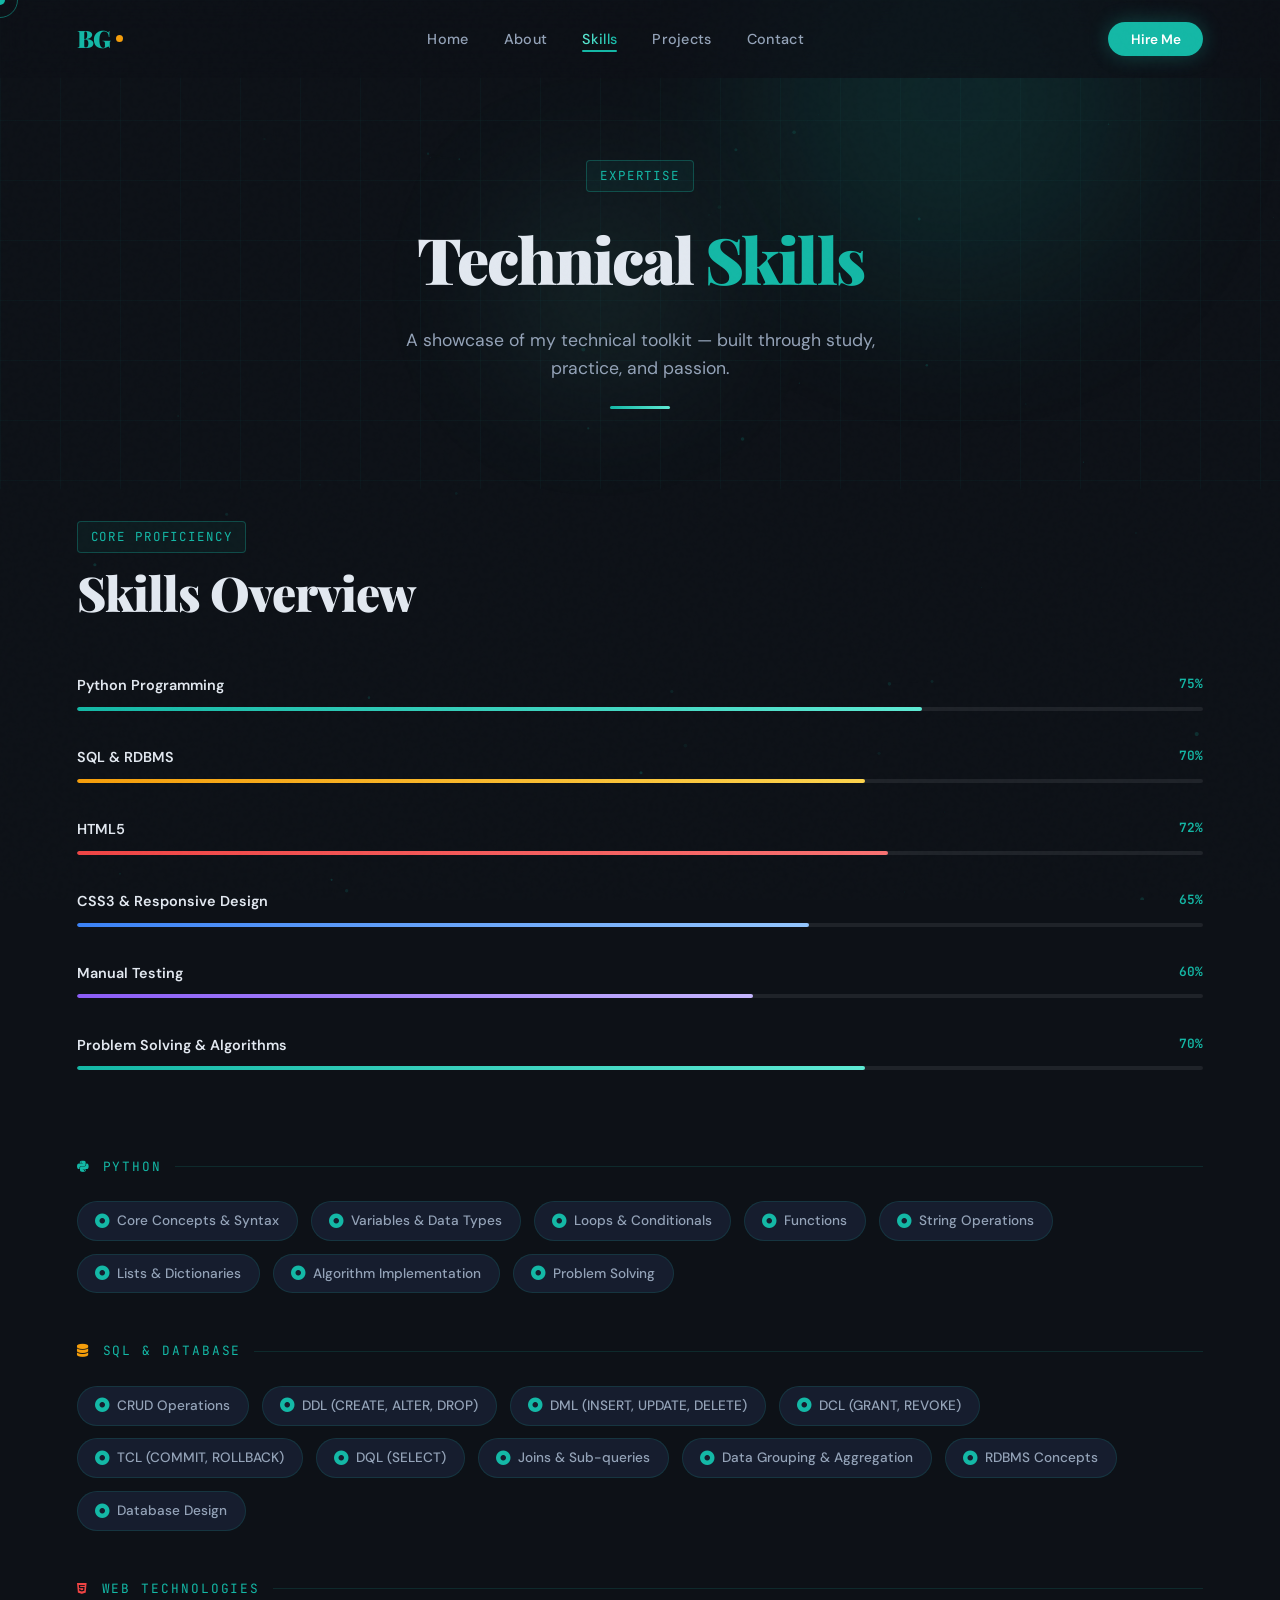
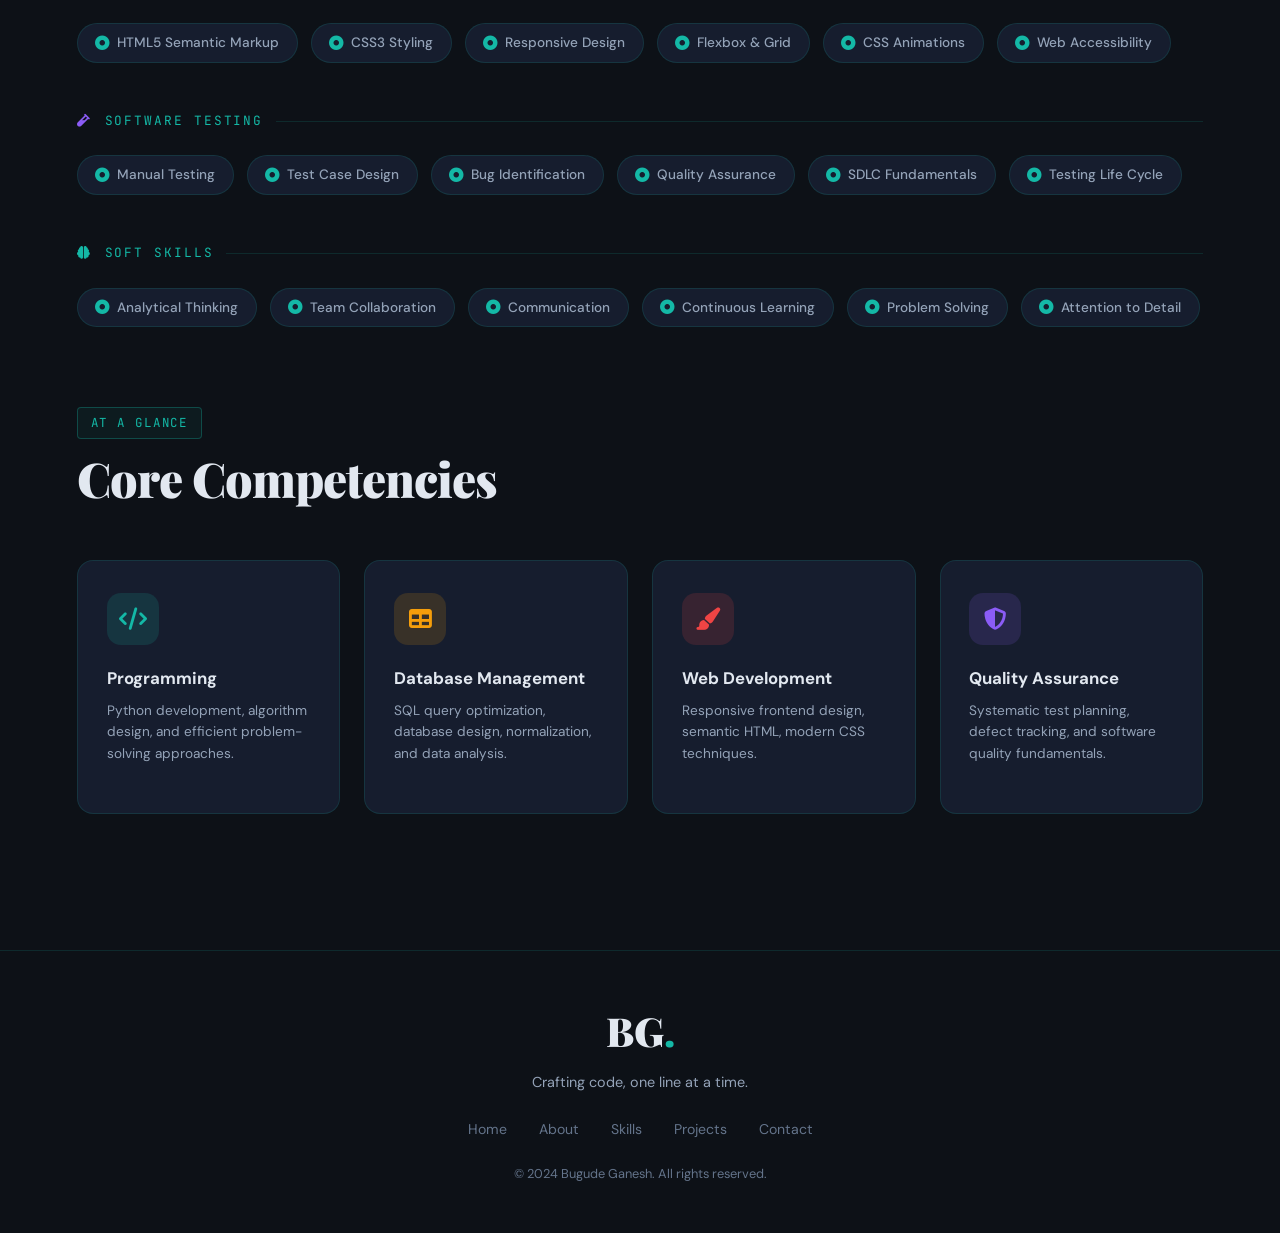
<file: pages/skills.html>
<!DOCTYPE html>
<html lang="en">
<head>
  <meta charset="UTF-8"/>
  <meta name="viewport" content="width=device-width, initial-scale=1.0"/>
  <title>Skills | Bugude Ganesh</title>
  <link rel="stylesheet" href="../css/style.css"/>
  <link rel="stylesheet" href="../css/animations.css"/>
  <link href="https://fonts.googleapis.com/css2?family=Playfair+Display:wght@400;700;900&family=DM+Sans:wght@300;400;500&family=JetBrains+Mono:wght@400;600&display=swap" rel="stylesheet"/>
  <link rel="stylesheet" href="https://cdnjs.cloudflare.com/ajax/libs/font-awesome/6.5.0/css/all.min.css"/>
</head>
<body>
  <div class="noise-overlay"></div>
  <div class="cursor" id="cursor"></div>
  <div class="cursor-follower" id="cursorFollower"></div>
  <div class="loader" id="loader">
    <div class="loader-logo">BG</div>
    <div class="loader-bar-wrap"><div class="loader-bar"></div></div>
  </div>

  <nav class="navbar" id="navbar">
    <div class="nav-logo" onclick="window.location='../index.html'">
      <span class="logo-text">BG</span><div class="logo-dot"></div>
    </div>
    <ul class="nav-links">
      <li><a href="../index.html" class="nav-link">Home</a></li>
      <li><a href="about.html" class="nav-link">About</a></li>
      <li><a href="skills.html" class="nav-link active">Skills</a></li>
      <li><a href="projects.html" class="nav-link">Projects</a></li>
      <li><a href="contact.html" class="nav-link">Contact</a></li>
    </ul>
    <div class="nav-cta"><a href="contact.html" class="btn-hire">Hire Me</a></div>
    <button class="hamburger" id="hamburger"><span></span><span></span><span></span></button>
  </nav>
  <div class="mobile-menu" id="mobileMenu">
    <ul>
      <li><a href="../index.html">Home</a></li>
      <li><a href="about.html">About</a></li>
      <li><a href="skills.html">Skills</a></li>
      <li><a href="projects.html">Projects</a></li>
      <li><a href="contact.html">Contact</a></li>
    </ul>
  </div>

  <section class="page-hero">
    <div class="hero-bg-grid"></div>
    <div class="floating-shapes"><div class="shape shape-1"></div><div class="shape shape-3"></div></div>
    <span class="section-tag page-hero-tag reveal-up">Expertise</span>
    <h1 class="reveal-up delay-1">Technical <span style="color:var(--teal)">Skills</span></h1>
    <p class="reveal-up delay-2">A showcase of my technical toolkit — built through study, practice, and passion.</p>
    <div class="page-divider reveal-up delay-3"></div>
  </section>

  <section class="skills-section">
    <div class="container">

      <!-- Proficiency Bars -->
      <div class="section-header reveal-up">
        <span class="section-tag">Core Proficiency</span>
        <h2 class="section-title">Skills Overview</h2>
      </div>
      <div class="skills-bars reveal-up delay-1">
        <div class="skill-row">
          <label>Python Programming <span>75%</span></label>
          <div class="skill-bar-wrap">
            <div class="skill-bar" data-width="75" style="background:linear-gradient(to right,#14b8a6,#5eead4)"></div>
          </div>
        </div>
        <div class="skill-row">
          <label>SQL & RDBMS <span>70%</span></label>
          <div class="skill-bar-wrap">
            <div class="skill-bar" data-width="70" style="background:linear-gradient(to right,#f59e0b,#fcd34d)"></div>
          </div>
        </div>
        <div class="skill-row">
          <label>HTML5 <span>72%</span></label>
          <div class="skill-bar-wrap">
            <div class="skill-bar" data-width="72" style="background:linear-gradient(to right,#ef4444,#f87171)"></div>
          </div>
        </div>
        <div class="skill-row">
          <label>CSS3 & Responsive Design <span>65%</span></label>
          <div class="skill-bar-wrap">
            <div class="skill-bar" data-width="65" style="background:linear-gradient(to right,#3b82f6,#93c5fd)"></div>
          </div>
        </div>
        <div class="skill-row">
          <label>Manual Testing <span>60%</span></label>
          <div class="skill-bar-wrap">
            <div class="skill-bar" data-width="60" style="background:linear-gradient(to right,#8b5cf6,#c4b5fd)"></div>
          </div>
        </div>
        <div class="skill-row">
          <label>Problem Solving & Algorithms <span>70%</span></label>
          <div class="skill-bar-wrap">
            <div class="skill-bar" data-width="70" style="background:linear-gradient(to right,#14b8a6,#5eead4)"></div>
          </div>
        </div>
      </div>

      <!-- Skill Categories -->
      <div class="skills-categories" style="margin-top:5rem;">

        <!-- Python -->
        <div class="reveal-up">
          <div class="skills-cat-title"><i class="fab fa-python" style="color:var(--teal)"></i> Python</div>
          <div class="skill-tags">
            <span class="skill-tag"><i class="fas fa-circle-dot"></i> Core Concepts & Syntax</span>
            <span class="skill-tag"><i class="fas fa-circle-dot"></i> Variables & Data Types</span>
            <span class="skill-tag"><i class="fas fa-circle-dot"></i> Loops & Conditionals</span>
            <span class="skill-tag"><i class="fas fa-circle-dot"></i> Functions</span>
            <span class="skill-tag"><i class="fas fa-circle-dot"></i> String Operations</span>
            <span class="skill-tag"><i class="fas fa-circle-dot"></i> Lists & Dictionaries</span>
            <span class="skill-tag"><i class="fas fa-circle-dot"></i> Algorithm Implementation</span>
            <span class="skill-tag"><i class="fas fa-circle-dot"></i> Problem Solving</span>
          </div>
        </div>

        <!-- SQL -->
        <div class="reveal-up delay-1">
          <div class="skills-cat-title"><i class="fas fa-database" style="color:var(--gold)"></i> SQL & Database</div>
          <div class="skill-tags">
            <span class="skill-tag"><i class="fas fa-circle-dot"></i> CRUD Operations</span>
            <span class="skill-tag"><i class="fas fa-circle-dot"></i> DDL (CREATE, ALTER, DROP)</span>
            <span class="skill-tag"><i class="fas fa-circle-dot"></i> DML (INSERT, UPDATE, DELETE)</span>
            <span class="skill-tag"><i class="fas fa-circle-dot"></i> DCL (GRANT, REVOKE)</span>
            <span class="skill-tag"><i class="fas fa-circle-dot"></i> TCL (COMMIT, ROLLBACK)</span>
            <span class="skill-tag"><i class="fas fa-circle-dot"></i> DQL (SELECT)</span>
            <span class="skill-tag"><i class="fas fa-circle-dot"></i> Joins & Sub-queries</span>
            <span class="skill-tag"><i class="fas fa-circle-dot"></i> Data Grouping & Aggregation</span>
            <span class="skill-tag"><i class="fas fa-circle-dot"></i> RDBMS Concepts</span>
            <span class="skill-tag"><i class="fas fa-circle-dot"></i> Database Design</span>
          </div>
        </div>

        <!-- Web -->
        <div class="reveal-up delay-2">
          <div class="skills-cat-title"><i class="fab fa-html5" style="color:#ef4444"></i> Web Technologies</div>
          <div class="skill-tags">
            <span class="skill-tag"><i class="fas fa-circle-dot"></i> HTML5 Semantic Markup</span>
            <span class="skill-tag"><i class="fas fa-circle-dot"></i> CSS3 Styling</span>
            <span class="skill-tag"><i class="fas fa-circle-dot"></i> Responsive Design</span>
            <span class="skill-tag"><i class="fas fa-circle-dot"></i> Flexbox & Grid</span>
            <span class="skill-tag"><i class="fas fa-circle-dot"></i> CSS Animations</span>
            <span class="skill-tag"><i class="fas fa-circle-dot"></i> Web Accessibility</span>
          </div>
        </div>

        <!-- Testing -->
        <div class="reveal-up delay-3">
          <div class="skills-cat-title"><i class="fas fa-vial" style="color:#8b5cf6"></i> Software Testing</div>
          <div class="skill-tags">
            <span class="skill-tag"><i class="fas fa-circle-dot"></i> Manual Testing</span>
            <span class="skill-tag"><i class="fas fa-circle-dot"></i> Test Case Design</span>
            <span class="skill-tag"><i class="fas fa-circle-dot"></i> Bug Identification</span>
            <span class="skill-tag"><i class="fas fa-circle-dot"></i> Quality Assurance</span>
            <span class="skill-tag"><i class="fas fa-circle-dot"></i> SDLC Fundamentals</span>
            <span class="skill-tag"><i class="fas fa-circle-dot"></i> Testing Life Cycle</span>
          </div>
        </div>

        <!-- Soft Skills -->
        <div class="reveal-up delay-4">
          <div class="skills-cat-title"><i class="fas fa-brain" style="color:var(--teal)"></i> Soft Skills</div>
          <div class="skill-tags">
            <span class="skill-tag"><i class="fas fa-circle-dot"></i> Analytical Thinking</span>
            <span class="skill-tag"><i class="fas fa-circle-dot"></i> Team Collaboration</span>
            <span class="skill-tag"><i class="fas fa-circle-dot"></i> Communication</span>
            <span class="skill-tag"><i class="fas fa-circle-dot"></i> Continuous Learning</span>
            <span class="skill-tag"><i class="fas fa-circle-dot"></i> Problem Solving</span>
            <span class="skill-tag"><i class="fas fa-circle-dot"></i> Attention to Detail</span>
          </div>
        </div>

      </div>

      <!-- Competency Grid -->
      <div style="margin-top:5rem;">
        <div class="section-header reveal-up">
          <span class="section-tag">At a Glance</span>
          <h2 class="section-title">Core Competencies</h2>
        </div>
        <div class="skills-grid">
          <div class="skill-card reveal-up delay-1">
            <div class="skill-icon-wrap python"><i class="fas fa-code"></i></div>
            <h3>Programming</h3>
            <p>Python development, algorithm design, and efficient problem-solving approaches.</p>
          </div>
          <div class="skill-card reveal-up delay-2">
            <div class="skill-icon-wrap sql"><i class="fas fa-table"></i></div>
            <h3>Database Management</h3>
            <p>SQL query optimization, database design, normalization, and data analysis.</p>
          </div>
          <div class="skill-card reveal-up delay-3">
            <div class="skill-icon-wrap web"><i class="fas fa-paint-brush"></i></div>
            <h3>Web Development</h3>
            <p>Responsive frontend design, semantic HTML, modern CSS techniques.</p>
          </div>
          <div class="skill-card reveal-up delay-4">
            <div class="skill-icon-wrap test"><i class="fas fa-shield-alt"></i></div>
            <h3>Quality Assurance</h3>
            <p>Systematic test planning, defect tracking, and software quality fundamentals.</p>
          </div>
        </div>
      </div>

    </div>
  </section>

  <footer class="footer">
    <div class="footer-inner">
      <div class="footer-logo">BG<span class="dot-teal">.</span></div>
      <p class="footer-tagline">Crafting code, one line at a time.</p>
      <div class="footer-links">
        <a href="../index.html">Home</a>
        <a href="about.html">About</a>
        <a href="skills.html">Skills</a>
        <a href="projects.html">Projects</a>
        <a href="contact.html">Contact</a>
      </div>
      <p class="footer-copy">© 2024 Bugude Ganesh. All rights reserved.</p>
    </div>
  </footer>

  <script src="../js/main.js"></script>
  <script src="../js/animations.js"></script>
</body>
</html>
</file>
<file: css/style.css>
/* ================================
   CSS VARIABLES & RESET
================================ */
:root {
  --bg-primary: #0d1117;
  --bg-secondary: #111827;
  --bg-card: #161d2e;
  --bg-card-hover: #1a2340;
  --teal: #14b8a6;
  --teal-light: #5eead4;
  --teal-dark: #0d9488;
  --gold: #f59e0b;
  --text-primary: #e2e8f0;
  --text-secondary: #94a3b8;
  --text-muted: #64748b;
  --border: rgba(20, 184, 166, 0.15);
  --border-hover: rgba(20, 184, 166, 0.4);
  --shadow: 0 4px 24px rgba(0,0,0,0.4);
  --shadow-teal: 0 0 30px rgba(20, 184, 166, 0.2);
  --font-display: 'Playfair Display', serif;
  --font-body: 'DM Sans', sans-serif;
  --font-mono: 'JetBrains Mono', monospace;
  --radius: 16px;
  --radius-sm: 8px;
  --transition: 0.3s cubic-bezier(0.4, 0, 0.2, 1);
}

*, *::before, *::after { box-sizing: border-box; margin: 0; padding: 0; }

html { scroll-behavior: smooth; font-size: 16px; }

body {
  background: var(--bg-primary);
  color: var(--text-primary);
  font-family: var(--font-body);
  line-height: 1.6;
  overflow-x: hidden;
  cursor: none;
}

a { text-decoration: none; color: inherit; }
ul { list-style: none; }
img { max-width: 100%; }

/* ================================
   NOISE OVERLAY
================================ */
.noise-overlay {
  position: fixed; inset: 0;
  background-image: url("data:image/svg+xml,%3Csvg viewBox='0 0 200 200' xmlns='http://www.w3.org/2000/svg'%3E%3Cfilter id='n'%3E%3CfeTurbulence type='fractalNoise' baseFrequency='0.9' numOctaves='4' stitchTiles='stitch'/%3E%3C/filter%3E%3Crect width='100%25' height='100%25' filter='url(%23n)' opacity='0.035'/%3E%3C/svg%3E");
  pointer-events: none; z-index: 9999; opacity: 0.4;
}

/* ================================
   CUSTOM CURSOR
================================ */
.cursor {
  position: fixed; width: 10px; height: 10px;
  background: var(--teal); border-radius: 50%;
  pointer-events: none; z-index: 10000;
  transform: translate(-50%, -50%);
  transition: transform 0.1s, width 0.3s, height 0.3s, background 0.3s;
}
.cursor-follower {
  position: fixed; width: 36px; height: 36px;
  border: 1.5px solid rgba(20,184,166,0.5);
  border-radius: 50%; pointer-events: none; z-index: 9999;
  transform: translate(-50%, -50%);
  transition: all 0.15s ease;
}
.cursor.hover { width: 18px; height: 18px; background: var(--gold); }
.cursor-follower.hover { width: 52px; height: 52px; border-color: rgba(245,158,11,0.5); }

/* ================================
   NAVBAR
================================ */
.navbar {
  position: fixed; top: 0; left: 0; right: 0; z-index: 1000;
  display: flex; align-items: center; justify-content: space-between;
  padding: 1.2rem 6%;
  background: rgba(13, 17, 23, 0.7);
  backdrop-filter: blur(16px);
  border-bottom: 1px solid transparent;
  transition: var(--transition);
}
.navbar.scrolled {
  border-bottom-color: var(--border);
  padding: 0.9rem 6%;
}

.nav-logo { display: flex; align-items: center; gap: 6px; cursor: pointer; }
.logo-text {
  font-family: var(--font-display);
  font-size: 1.5rem; font-weight: 900;
  color: var(--teal); letter-spacing: -1px;
}
.logo-dot {
  width: 7px; height: 7px; border-radius: 50%;
  background: var(--gold); animation: pulseDot 2s infinite;
}

.nav-links { display: flex; gap: 2.2rem; }
.nav-link {
  font-size: 0.9rem; font-weight: 500;
  color: var(--text-secondary);
  position: relative; transition: color var(--transition);
  letter-spacing: 0.02em;
}
.nav-link::after {
  content: ''; position: absolute; bottom: -4px; left: 0;
  width: 0; height: 2px; background: var(--teal);
  transition: width var(--transition); border-radius: 2px;
}
.nav-link:hover, .nav-link.active { color: var(--text-primary); }
.nav-link:hover::after, .nav-link.active::after { width: 100%; }

.btn-hire {
  padding: 0.55rem 1.4rem;
  background: var(--teal); color: #fff;
  border-radius: 50px; font-size: 0.85rem; font-weight: 600;
  transition: var(--transition);
  box-shadow: 0 0 20px rgba(20,184,166,0.3);
}
.btn-hire:hover {
  background: var(--teal-dark);
  box-shadow: 0 0 30px rgba(20,184,166,0.5);
  transform: translateY(-1px);
}

.hamburger {
  display: none; flex-direction: column; gap: 5px;
  background: none; border: none; cursor: pointer; padding: 4px;
}
.hamburger span {
  display: block; width: 24px; height: 2px;
  background: var(--text-primary); border-radius: 2px;
  transition: var(--transition);
}

.mobile-menu {
  position: fixed; top: 0; left: 0; right: 0; bottom: 0;
  background: var(--bg-primary); z-index: 999;
  display: flex; align-items: center; justify-content: center;
  transform: translateX(100%); transition: transform 0.4s ease;
}
.mobile-menu.open { transform: translateX(0); }
.mobile-menu ul { display: flex; flex-direction: column; gap: 2.5rem; text-align: center; }
.mobile-menu a {
  font-family: var(--font-display); font-size: 2rem; font-weight: 700;
  color: var(--text-secondary); transition: color var(--transition);
}
.mobile-menu a:hover { color: var(--teal); }

/* ================================
   BUTTONS
================================ */
.btn-primary {
  display: inline-flex; align-items: center; gap: 0.6rem;
  padding: 0.9rem 2rem; background: var(--teal);
  color: #fff; border-radius: 50px; font-weight: 600;
  font-size: 0.95rem; transition: var(--transition);
  box-shadow: 0 0 25px rgba(20,184,166,0.35);
}
.btn-primary:hover {
  background: var(--teal-dark); transform: translateY(-2px);
  box-shadow: 0 0 40px rgba(20,184,166,0.5);
}
.btn-primary i { font-size: 0.85rem; transition: transform var(--transition); }
.btn-primary:hover i { transform: translateX(3px); }

.btn-secondary {
  display: inline-flex; align-items: center; gap: 0.6rem;
  padding: 0.9rem 2rem;
  border: 1.5px solid var(--border-hover);
  color: var(--text-primary); border-radius: 50px;
  font-weight: 600; font-size: 0.95rem; transition: var(--transition);
}
.btn-secondary:hover {
  border-color: var(--teal); color: var(--teal);
  background: rgba(20,184,166,0.08); transform: translateY(-2px);
}

.btn-outline {
  display: inline-flex; align-items: center; gap: 0.5rem;
  color: var(--teal); font-weight: 600;
  border-bottom: 1px solid var(--teal); padding-bottom: 2px;
  transition: gap var(--transition);
}
.btn-outline:hover { gap: 0.9rem; }

/* ================================
   HERO
================================ */
.hero {
  min-height: 100vh; display: flex; align-items: center;
  padding: 8rem 6% 5rem;
  position: relative; overflow: hidden;
  gap: 4rem;
}

.hero-bg-grid {
  position: absolute; inset: 0;
  background-image:
    linear-gradient(rgba(20,184,166,0.04) 1px, transparent 1px),
    linear-gradient(90deg, rgba(20,184,166,0.04) 1px, transparent 1px);
  background-size: 60px 60px;
  pointer-events: none;
}

.floating-shapes { position: absolute; inset: 0; pointer-events: none; }
.shape {
  position: absolute; border-radius: 50%;
  filter: blur(80px); opacity: 0.12;
  animation: floatShape 8s ease-in-out infinite;
}
.shape-1 { width: 400px; height: 400px; background: var(--teal); top: -100px; right: 10%; }
.shape-2 { width: 250px; height: 250px; background: var(--gold); bottom: 10%; left: 5%; animation-delay: -3s; }
.shape-3 { width: 180px; height: 180px; background: var(--teal-light); top: 40%; left: 40%; animation-delay: -5s; }
.shape-4 { width: 300px; height: 300px; background: #7c3aed; bottom: -80px; right: 30%; animation-delay: -2s; }

.hero-content { flex: 1; max-width: 600px; z-index: 2; }

.hero-tag {
  display: inline-flex; align-items: center; gap: 8px;
  background: rgba(20,184,166,0.12);
  border: 1px solid rgba(20,184,166,0.3);
  color: var(--teal); padding: 0.4rem 1rem;
  border-radius: 50px; font-size: 0.82rem; font-weight: 600;
  margin-bottom: 1.8rem; letter-spacing: 0.05em;
  text-transform: uppercase;
}
.tag-dot {
  width: 7px; height: 7px; border-radius: 50%;
  background: var(--teal); animation: pulseDot 1.5s infinite;
}

.hero-title {
  font-family: var(--font-display);
  font-size: clamp(3.5rem, 7vw, 5.5rem);
  font-weight: 900; line-height: 1.0;
  margin-bottom: 1.2rem; letter-spacing: -2px;
}
.title-line { display: block; }
.title-line.accent { color: var(--teal); }

.hero-roles {
  font-size: 1.25rem; color: var(--text-secondary);
  margin-bottom: 1.5rem; font-weight: 400;
}
.role-dynamic { color: var(--gold); font-weight: 600; }
.cursor-blink { animation: blink 1s infinite; color: var(--gold); }

.hero-desc {
  color: var(--text-secondary); font-size: 1.05rem;
  line-height: 1.75; margin-bottom: 2.5rem;
  max-width: 480px;
}

.hero-actions { display: flex; gap: 1rem; flex-wrap: wrap; margin-bottom: 3rem; }

.hero-stats { display: flex; align-items: center; gap: 1.5rem; }
.stat { text-align: center; }
.stat-num {
  font-family: var(--font-display); font-size: 2.2rem;
  font-weight: 900; color: var(--text-primary); line-height: 1;
}
.stat-plus { font-size: 1.4rem; color: var(--teal); font-weight: 700; }
.stat-label { display: block; font-size: 0.78rem; color: var(--text-muted); font-weight: 500; margin-top: 2px; text-transform: uppercase; letter-spacing: 0.08em; }
.stat-divider { width: 1px; height: 40px; background: var(--border); }

/* Hero Visual */
.hero-visual { flex: 0 0 420px; display: flex; justify-content: center; align-items: center; z-index: 2; }

.avatar-container { position: relative; width: 320px; height: 320px; display: flex; align-items: center; justify-content: center; }

.avatar-ring {
  position: absolute; border-radius: 50%;
  border: 1.5px solid rgba(20,184,166,0.25);
  animation: spinRing 12s linear infinite;
}
.ring-1 { width: 320px; height: 320px; }
.ring-2 { width: 260px; height: 260px; animation-duration: 18s; animation-direction: reverse; border-color: rgba(245,158,11,0.2); }
.ring-3 { width: 200px; height: 200px; animation-duration: 8s; border-color: rgba(20,184,166,0.15); }

.avatar-box {
  position: relative;
  width: 230px;
  height: 230px;
  border-radius: 50%;
  overflow: hidden;
  display: flex;
  align-items: center;
  justify-content: center;
}

.profile-img {
  width: 100%;
  height: 100%;
  object-fit: cover;
  border-radius: 50%;
  border: 4px solid #00f7ff;
  position: relative;
  z-index: 2;
}

.avatar-glow {
  position: absolute;
  width: 320px;
  height: 320px;
  background: rgba(0, 247, 255, 0.4);
  border-radius: 50%;
  filter: blur(30px);
  z-index: 1;
  animation: glow 3s infinite alternate;
}

@keyframes glow {
  from {
    transform: scale(1);
    opacity: 0.6;
  }

  to {
    transform: scale(1.08);
    opacity: 1;
  }
}
.tech-badge {
  position: absolute;
  background: var(--bg-card);
  border: 1px solid var(--border);
  color: var(--text-primary);
  padding: 0.4rem 0.9rem;
  border-radius: 50px; font-size: 0.78rem; font-weight: 600;
  display: flex; align-items: center; gap: 6px;
  box-shadow: var(--shadow); white-space: nowrap;
  animation: badgeFloat 4s ease-in-out infinite;
}
.tech-badge i { color: var(--teal); }
.badge-python { top: 5%; right: -10%; animation-delay: 0s; }
.badge-sql { bottom: 10%; right: -5%; animation-delay: -1.5s; }
.badge-html { top: 55%; left: -15%; animation-delay: -2.5s; }
.badge-test { top: 15%; left: -5%; animation-delay: -0.8s; }

.scroll-indicator {
  position: absolute; bottom: 2.5rem; left: 50%;
  transform: translateX(-50%);
  display: flex; flex-direction: column; align-items: center; gap: 8px;
  color: var(--text-muted); font-size: 0.75rem; letter-spacing: 0.1em;
  text-transform: uppercase;
}
.scroll-line {
  width: 1px; height: 50px;
  background: linear-gradient(to bottom, var(--teal), transparent);
  animation: scrollAnim 2s ease-in-out infinite;
}

/* ================================
   QUICK ABOUT STRIP
================================ */
.quick-about {
  padding: 1.5rem 6%;
  border-top: 1px solid var(--border);
  border-bottom: 1px solid var(--border);
  background: var(--bg-secondary);
}
.qa-inner {
  display: flex; align-items: center; justify-content: center;
  gap: 2rem; flex-wrap: wrap;
}
.qa-item { display: flex; align-items: center; gap: 0.6rem; font-size: 0.9rem; color: var(--text-secondary); }
.qa-item i { color: var(--teal); }
.qa-sep { color: var(--border-hover); font-size: 1.2rem; }

/* ================================
   SECTION COMMONS
================================ */
.section-pad { padding: 6rem 6%; }
.container { max-width: 1200px; margin: 0 auto; }

.section-header { margin-bottom: 3.5rem; }
.section-tag {
  display: inline-block;
  font-family: var(--font-mono); font-size: 0.78rem;
  color: var(--teal); letter-spacing: 0.15em;
  text-transform: uppercase; margin-bottom: 0.8rem;
  padding: 0.3rem 0.8rem;
  border: 1px solid rgba(20,184,166,0.3);
  border-radius: 4px; background: rgba(20,184,166,0.06);
}
.section-title {
  font-family: var(--font-display);
  font-size: clamp(2rem, 4vw, 3rem);
  font-weight: 900; color: var(--text-primary);
  letter-spacing: -1px; line-height: 1.1;
}
.section-title span { color: var(--teal); }

/* ================================
   SKILLS PREVIEW
================================ */
.skills-preview { background: var(--bg-primary); }
.skills-grid {
  display: grid;
  grid-template-columns: repeat(auto-fit, minmax(240px, 1fr));
  gap: 1.5rem; margin-bottom: 2.5rem;
}

.skill-card {
  background: var(--bg-card);
  border: 1px solid var(--border);
  border-radius: var(--radius);
  padding: 2rem 1.8rem;
  cursor: pointer; transition: var(--transition);
  position: relative; overflow: hidden;
}
.skill-card::before {
  content: ''; position: absolute; top: 0; left: 0; right: 0;
  height: 2px; background: linear-gradient(to right, var(--teal), transparent);
  transform: scaleX(0); transform-origin: left;
  transition: transform var(--transition);
}
.skill-card:hover {
  background: var(--bg-card-hover);
  border-color: var(--border-hover);
  transform: translateY(-4px);
  box-shadow: var(--shadow-teal);
}
.skill-card:hover::before { transform: scaleX(1); }

.skill-icon-wrap {
  width: 52px; height: 52px; border-radius: 14px;
  display: flex; align-items: center; justify-content: center;
  font-size: 1.4rem; margin-bottom: 1.2rem;
}
.skill-icon-wrap.python { background: rgba(20,184,166,0.15); color: var(--teal); }
.skill-icon-wrap.sql { background: rgba(245,158,11,0.15); color: var(--gold); }
.skill-icon-wrap.web { background: rgba(239,68,68,0.15); color: #ef4444; }
.skill-icon-wrap.test { background: rgba(139,92,246,0.15); color: #8b5cf6; }

.skill-card h3 { font-size: 1.05rem; font-weight: 700; margin-bottom: 0.5rem; }
.skill-card p { font-size: 0.85rem; color: var(--text-secondary); margin-bottom: 1rem; line-height: 1.6; }

.skill-bar-wrap {
  height: 4px; background: rgba(255,255,255,0.08);
  border-radius: 2px; overflow: hidden; margin-bottom: 0.4rem;
}
.skill-bar {
  height: 100%; background: linear-gradient(to right, var(--teal), var(--teal-light));
  border-radius: 2px; width: 0; transition: width 1.2s cubic-bezier(0.4,0,0.2,1);
}
.skill-pct { font-size: 0.75rem; color: var(--text-muted); font-family: var(--font-mono); }

.section-cta { text-align: center; margin-top: 1rem; }

/* ================================
   CTA BANNER
================================ */
.cta-banner {
  padding: 6rem 6%;
  background: var(--bg-secondary);
  position: relative; overflow: hidden;
  text-align: center;
}
.cta-content { position: relative; z-index: 2; }
.cta-banner h2 {
  font-family: var(--font-display); font-size: clamp(1.8rem, 3.5vw, 2.8rem);
  font-weight: 900; margin-bottom: 1rem;
}
.cta-banner p { color: var(--text-secondary); margin-bottom: 2rem; font-size: 1.05rem; }
.cta-blob {
  position: absolute; top: 50%; left: 50%;
  transform: translate(-50%, -50%);
  width: 600px; height: 300px;
  background: radial-gradient(ellipse, rgba(20,184,166,0.12), transparent);
  pointer-events: none;
}

/* ================================
   FOOTER
================================ */
.footer {
  background: var(--bg-primary);
  border-top: 1px solid var(--border);
  padding: 3rem 6%;
}
.footer-inner { text-align: center; }
.footer-logo {
  font-family: var(--font-display); font-size: 2.5rem;
  font-weight: 900; margin-bottom: 0.5rem;
}
.dot-teal { color: var(--teal); }
.footer-tagline { color: var(--text-secondary); font-size: 0.9rem; margin-bottom: 1.5rem; }
.footer-links {
  display: flex; gap: 2rem; justify-content: center;
  flex-wrap: wrap; margin-bottom: 1.5rem;
}
.footer-links a {
  color: var(--text-muted); font-size: 0.88rem;
  transition: color var(--transition);
}
.footer-links a:hover { color: var(--teal); }
.footer-copy { color: var(--text-muted); font-size: 0.8rem; }

/* ================================
   PAGE HERO (inner pages)
================================ */
.page-hero {
  padding: 10rem 6% 5rem;
  text-align: center; position: relative;
}
.page-hero-tag { margin-bottom: 1rem; display: inline-block; }
.page-hero h1 {
  font-family: var(--font-display);
  font-size: clamp(2.5rem, 5vw, 4rem);
  font-weight: 900; letter-spacing: -2px; margin-bottom: 1rem;
}
.page-hero p { color: var(--text-secondary); font-size: 1.1rem; max-width: 500px; margin: 0 auto; }
.page-divider { width: 60px; height: 3px; background: linear-gradient(to right, var(--teal), var(--teal-light)); border-radius: 2px; margin: 1.5rem auto 0; }

/* ================================
   ABOUT PAGE
================================ */
.about-section { padding: 4rem 6% 6rem; }
.about-grid { display: grid; grid-template-columns: 1fr 1fr; gap: 5rem; align-items: start; }
.about-text h2 { font-family: var(--font-display); font-size: 1.8rem; font-weight: 900; margin-bottom: 1rem; }
.about-text p { color: var(--text-secondary); line-height: 1.8; margin-bottom: 1rem; font-size: 0.97rem; }
.about-highlight {
  background: rgba(20,184,166,0.08);
  border-left: 3px solid var(--teal);
  padding: 1rem 1.2rem; border-radius: 0 8px 8px 0;
  color: var(--text-primary); font-size: 0.95rem;
  margin: 1.5rem 0; font-style: italic;
}
.about-details { display: flex; flex-direction: column; gap: 1.2rem; }
.detail-card {
  background: var(--bg-card);
  border: 1px solid var(--border);
  border-radius: var(--radius-sm);
  padding: 1.2rem 1.5rem;
  display: flex; align-items: center; gap: 1rem;
  transition: var(--transition);
}
.detail-card:hover { border-color: var(--border-hover); background: var(--bg-card-hover); }
.detail-icon { color: var(--teal); font-size: 1.1rem; width: 20px; }
.detail-info label { font-size: 0.75rem; color: var(--text-muted); text-transform: uppercase; letter-spacing: 0.08em; }
.detail-info p { font-size: 0.95rem; font-weight: 500; margin: 0; }

/* Education Timeline */
.education-section { padding: 0rem 6% 6rem; }
.timeline { position: relative; padding-left: 2rem; }
.timeline::before {
  content: ''; position: absolute; left: 0; top: 8px; bottom: 0;
  width: 2px; background: linear-gradient(to bottom, var(--teal), transparent);
}
.timeline-item { position: relative; margin-bottom: 2.5rem; }
.timeline-dot {
  position: absolute; left: -2.6rem; top: 8px;
  width: 14px; height: 14px; border-radius: 50%;
  background: var(--teal); border: 3px solid var(--bg-primary);
  box-shadow: 0 0 12px rgba(20,184,166,0.5);
}
.timeline-card {
  background: var(--bg-card); border: 1px solid var(--border);
  border-radius: var(--radius-sm); padding: 1.5rem;
  transition: var(--transition);
}
.timeline-card:hover { border-color: var(--border-hover); }
.timeline-year {
  font-family: var(--font-mono); font-size: 0.75rem;
  color: var(--teal); margin-bottom: 0.5rem; display: block;
  letter-spacing: 0.1em;
}
.timeline-card h3 { font-size: 1rem; font-weight: 700; margin-bottom: 0.3rem; }
.timeline-card p { color: var(--text-secondary); font-size: 0.88rem; margin: 0; }
.timeline-badge {
  display: inline-flex; align-items: center; gap: 4px;
  background: rgba(20,184,166,0.1);
  color: var(--teal); font-size: 0.75rem; font-weight: 600;
  padding: 0.25rem 0.7rem; border-radius: 50px;
  margin-top: 0.8rem;
}

/* ================================
   SKILLS PAGE
================================ */
.skills-section { padding: 2rem 6% 6rem; }
.skills-categories { display: flex; flex-direction: column; gap: 3rem; }
.skills-cat-title {
  font-family: var(--font-mono); font-size: 0.8rem;
  color: var(--teal); text-transform: uppercase;
  letter-spacing: 0.15em; margin-bottom: 1.5rem;
  display: flex; align-items: center; gap: 0.8rem;
}
.skills-cat-title::after {
  content: ''; flex: 1; height: 1px; background: var(--border);
}
.skill-tags { display: flex; flex-wrap: wrap; gap: 0.8rem; }
.skill-tag {
  display: inline-flex; align-items: center; gap: 0.5rem;
  background: var(--bg-card); border: 1px solid var(--border);
  color: var(--text-secondary); padding: 0.5rem 1.1rem;
  border-radius: 50px; font-size: 0.85rem; font-weight: 500;
  transition: var(--transition); cursor: default;
}
.skill-tag:hover {
  border-color: var(--teal); color: var(--teal);
  background: rgba(20,184,166,0.08);
  transform: translateY(-2px);
}
.skill-tag i { color: var(--teal); font-size: 0.9rem; }

.skills-bars { display: flex; flex-direction: column; gap: 1.8rem; }
.skill-row label {
  display: flex; justify-content: space-between;
  font-size: 0.9rem; font-weight: 600; margin-bottom: 0.6rem; color: var(--text-primary);
}
.skill-row label span { color: var(--teal); font-family: var(--font-mono); font-size: 0.8rem; }

/* ================================
   PROJECTS PAGE
================================ */
.projects-section { padding: 2rem 6% 6rem; }
.projects-grid { display: grid; grid-template-columns: repeat(auto-fit, minmax(320px, 1fr)); gap: 1.8rem; }
.project-card {
  background: var(--bg-card); border: 1px solid var(--border);
  border-radius: var(--radius); overflow: hidden;
  transition: var(--transition); position: relative;
}
.project-card:hover {
  transform: translateY(-6px);
  border-color: var(--border-hover);
  box-shadow: var(--shadow-teal);
}
.project-header {
  padding: 2rem 2rem 0;
  display: flex; align-items: flex-start; justify-content: space-between;
}
.project-icon-wrap {
  width: 56px; height: 56px; border-radius: 14px;
  display: flex; align-items: center; justify-content: center;
  font-size: 1.5rem;
}
.project-links { display: flex; gap: 0.8rem; }
.project-link {
  width: 36px; height: 36px; border-radius: 50%;
  background: rgba(255,255,255,0.06);
  display: flex; align-items: center; justify-content: center;
  color: var(--text-muted); font-size: 0.85rem;
  transition: var(--transition); border: 1px solid var(--border);
}
.project-link:hover { color: var(--teal); border-color: var(--teal); background: rgba(20,184,166,0.1); }
.project-body { padding: 1.5rem 2rem 2rem; }
.project-body h3 { font-size: 1.15rem; font-weight: 700; margin-bottom: 0.6rem; }
.project-body p { color: var(--text-secondary); font-size: 0.88rem; line-height: 1.7; margin-bottom: 1.2rem; }
.project-tech { display: flex; gap: 0.5rem; flex-wrap: wrap; }
.tech-pill {
  font-family: var(--font-mono); font-size: 0.72rem;
  background: rgba(20,184,166,0.1); color: var(--teal);
  padding: 0.25rem 0.7rem; border-radius: 50px;
  border: 1px solid rgba(20,184,166,0.2);
}
.project-status {
  position: absolute; top: 1.2rem; right: 1.2rem;
  font-size: 0.7rem; padding: 0.2rem 0.7rem; border-radius: 50px;
  font-weight: 600; text-transform: uppercase; letter-spacing: 0.06em;
}
.status-wip { background: rgba(245,158,11,0.15); color: var(--gold); border: 1px solid rgba(245,158,11,0.3); }
.status-done { background: rgba(20,184,166,0.12); color: var(--teal); border: 1px solid var(--border); }

/* ================================
   CONTACT PAGE
================================ */
.contact-section { padding: 2rem 6% 6rem; }
.contact-grid { display: grid; grid-template-columns: 1fr 1.4fr; gap: 4rem; align-items: start; }
.contact-info h2 { font-family: var(--font-display); font-size: 1.6rem; font-weight: 900; margin-bottom: 0.8rem; }
.contact-info p { color: var(--text-secondary); line-height: 1.8; margin-bottom: 2rem; font-size: 0.95rem; }
.contact-items { display: flex; flex-direction: column; gap: 1rem; }
.contact-item {
  display: flex; align-items: center; gap: 1rem;
  background: var(--bg-card); border: 1px solid var(--border);
  padding: 1rem 1.3rem; border-radius: var(--radius-sm);
  transition: var(--transition);
}
.contact-item:hover { border-color: var(--border-hover); }
.contact-item-icon {
  width: 40px; height: 40px; border-radius: 10px;
  background: rgba(20,184,166,0.12);
  display: flex; align-items: center; justify-content: center;
  color: var(--teal); font-size: 0.95rem; flex-shrink: 0;
}
.contact-item label { font-size: 0.72rem; color: var(--text-muted); text-transform: uppercase; letter-spacing: 0.08em; }
.contact-item a, .contact-item span { font-size: 0.9rem; font-weight: 500; color: var(--text-primary); }
.contact-item a:hover { color: var(--teal); }

.contact-form { background: var(--bg-card); border: 1px solid var(--border); border-radius: var(--radius); padding: 2.5rem; }
.form-row { display: grid; grid-template-columns: 1fr 1fr; gap: 1rem; }
.form-group { display: flex; flex-direction: column; gap: 0.5rem; margin-bottom: 1.2rem; }
.form-group label { font-size: 0.82rem; font-weight: 600; color: var(--text-secondary); text-transform: uppercase; letter-spacing: 0.06em; }
.form-group input, .form-group textarea, .form-group select {
  background: rgba(255,255,255,0.04);
  border: 1px solid var(--border);
  color: var(--text-primary); border-radius: var(--radius-sm);
  padding: 0.85rem 1rem; font-family: var(--font-body);
  font-size: 0.92rem; transition: var(--transition);
  outline: none;
}
.form-group input:focus, .form-group textarea:focus {
  border-color: var(--teal);
  background: rgba(20,184,166,0.04);
  box-shadow: 0 0 0 3px rgba(20,184,166,0.1);
}
.form-group textarea { resize: vertical; min-height: 130px; }
.form-submit { width: 100%; justify-content: center; border: none; cursor: pointer; font-family: var(--font-body); }
.success-msg {
  display: none; background: rgba(20,184,166,0.1);
  border: 1px solid rgba(20,184,166,0.3);
  color: var(--teal); padding: 1rem; border-radius: var(--radius-sm);
  text-align: center; margin-top: 1rem; font-size: 0.9rem;
}

/* ================================
   RESPONSIVE
================================ */
@media (max-width: 900px) {
  .hero { flex-direction: column; text-align: center; padding: 8rem 6% 4rem; }
  .hero-visual { display: none; }
  .hero-actions { justify-content: center; }
  .hero-stats { justify-content: center; }
  .hero-desc { margin: 0 auto 2.5rem; }
  .about-grid { grid-template-columns: 1fr; gap: 3rem; }
  .contact-grid { grid-template-columns: 1fr; gap: 2.5rem; }
  .form-row { grid-template-columns: 1fr; }
  .nav-links, .nav-cta { display: none; }
  .hamburger { display: flex; }
}

@media (max-width: 600px) {
  .hero-title { font-size: 3rem; letter-spacing: -1px; }
  .section-pad { padding: 4rem 5%; }
  .skills-grid { grid-template-columns: 1fr; }
  .projects-grid { grid-template-columns: 1fr; }
  .qa-inner { flex-direction: column; gap: 1rem; }
  .qa-sep { display: none; }
}
</file>
<file: css/animations.css>
/* ================================
   KEYFRAME ANIMATIONS
================================ */
@keyframes pulseDot {
  0%, 100% { opacity: 1; transform: scale(1); }
  50% { opacity: 0.5; transform: scale(0.7); }
}

@keyframes blink {
  0%, 100% { opacity: 1; }
  50% { opacity: 0; }
}

@keyframes floatShape {
  0%, 100% { transform: translateY(0px) rotate(0deg); }
  33% { transform: translateY(-30px) rotate(5deg); }
  66% { transform: translateY(15px) rotate(-3deg); }
}

@keyframes spinRing {
  from { transform: rotate(0deg); }
  to { transform: rotate(360deg); }
}

@keyframes glowPulse {
  0%, 100% { opacity: 0.6; transform: scale(1); }
  50% { opacity: 1; transform: scale(1.15); }
}

@keyframes badgeFloat {
  0%, 100% { transform: translateY(0px); }
  50% { transform: translateY(-8px); }
}

@keyframes scrollAnim {
  0%, 100% { transform: scaleY(1); opacity: 1; }
  50% { transform: scaleY(0.4); opacity: 0.3; }
}

@keyframes fadeInUp {
  from { opacity: 0; transform: translateY(30px); }
  to { opacity: 1; transform: translateY(0); }
}

@keyframes fadeInRight {
  from { opacity: 0; transform: translateX(40px); }
  to { opacity: 1; transform: translateX(0); }
}

@keyframes fadeIn {
  from { opacity: 0; }
  to { opacity: 1; }
}

@keyframes slideInLeft {
  from { opacity: 0; transform: translateX(-30px); }
  to { opacity: 1; transform: translateX(0); }
}

@keyframes countUp {
  from { opacity: 0; }
  to { opacity: 1; }
}

@keyframes shimmer {
  0% { background-position: -200% center; }
  100% { background-position: 200% center; }
}

@keyframes bounceIn {
  0% { transform: scale(0.5); opacity: 0; }
  70% { transform: scale(1.05); opacity: 1; }
  100% { transform: scale(1); }
}

@keyframes pageLoad {
  0% { opacity: 0; transform: translateY(20px); }
  100% { opacity: 1; transform: translateY(0); }
}

/* ================================
   REVEAL ON SCROLL CLASSES
================================ */
.reveal-up {
  opacity: 0;
  transform: translateY(35px);
  transition: opacity 0.7s cubic-bezier(0.4,0,0.2,1),
              transform 0.7s cubic-bezier(0.4,0,0.2,1);
}
.reveal-up.visible {
  opacity: 1;
  transform: translateY(0);
}

.reveal-right {
  opacity: 0;
  transform: translateX(40px);
  transition: opacity 0.8s cubic-bezier(0.4,0,0.2,1),
              transform 0.8s cubic-bezier(0.4,0,0.2,1);
}
.reveal-right.visible {
  opacity: 1;
  transform: translateX(0);
}

.reveal-left {
  opacity: 0;
  transform: translateX(-40px);
  transition: opacity 0.8s cubic-bezier(0.4,0,0.2,1),
              transform 0.8s cubic-bezier(0.4,0,0.2,1);
}
.reveal-left.visible {
  opacity: 1;
  transform: translateX(0);
}

/* Delay utilities */
.delay-1 { transition-delay: 0.1s !important; }
.delay-2 { transition-delay: 0.2s !important; }
.delay-3 { transition-delay: 0.3s !important; }
.delay-4 { transition-delay: 0.4s !important; }
.delay-5 { transition-delay: 0.5s !important; }

/* ================================
   PAGE TRANSITION
================================ */
.page-transition {
  animation: pageLoad 0.6s ease-out both;
}

/* ================================
   LOADING SCREEN
================================ */
.loader {
  position: fixed; inset: 0;
  background: var(--bg-primary);
  display: flex; align-items: center; justify-content: center;
  z-index: 99999; flex-direction: column; gap: 1.5rem;
  transition: opacity 0.5s, visibility 0.5s;
}
.loader.hidden { opacity: 0; visibility: hidden; }
.loader-logo {
  font-family: 'Playfair Display', serif;
  font-size: 4rem; font-weight: 900; color: var(--teal);
  animation: bounceIn 0.6s ease-out;
}
.loader-bar-wrap {
  width: 200px; height: 3px;
  background: rgba(255,255,255,0.08); border-radius: 2px;
}
.loader-bar {
  height: 100%; background: linear-gradient(to right, var(--teal), var(--teal-light));
  border-radius: 2px; width: 0;
  animation: loadBar 1.5s ease-out forwards;
}
@keyframes loadBar {
  0% { width: 0; }
  60% { width: 70%; }
  100% { width: 100%; }
}

/* ================================
   HOVER EFFECTS & MICRO-INTERACTIONS
================================ */
.hover-teal { transition: color 0.3s; }
.hover-teal:hover { color: var(--teal); }

.card-shine {
  position: relative; overflow: hidden;
}
.card-shine::after {
  content: '';
  position: absolute; inset: 0;
  background: linear-gradient(105deg, transparent 40%, rgba(255,255,255,0.04) 50%, transparent 60%);
  transform: translateX(-100%);
  transition: transform 0.6s ease;
}
.card-shine:hover::after { transform: translateX(100%); }

/* Gradient text utility */
.gradient-text {
  background: linear-gradient(to right, var(--teal), var(--teal-light));
  -webkit-background-clip: text;
  -webkit-text-fill-color: transparent;
  background-clip: text;
}

/* Active nav shimmer */
.nav-link.active {
  background: linear-gradient(to right, var(--teal-light), var(--teal));
  -webkit-background-clip: text;
  -webkit-text-fill-color: transparent;
  background-clip: text;
}
</file>
